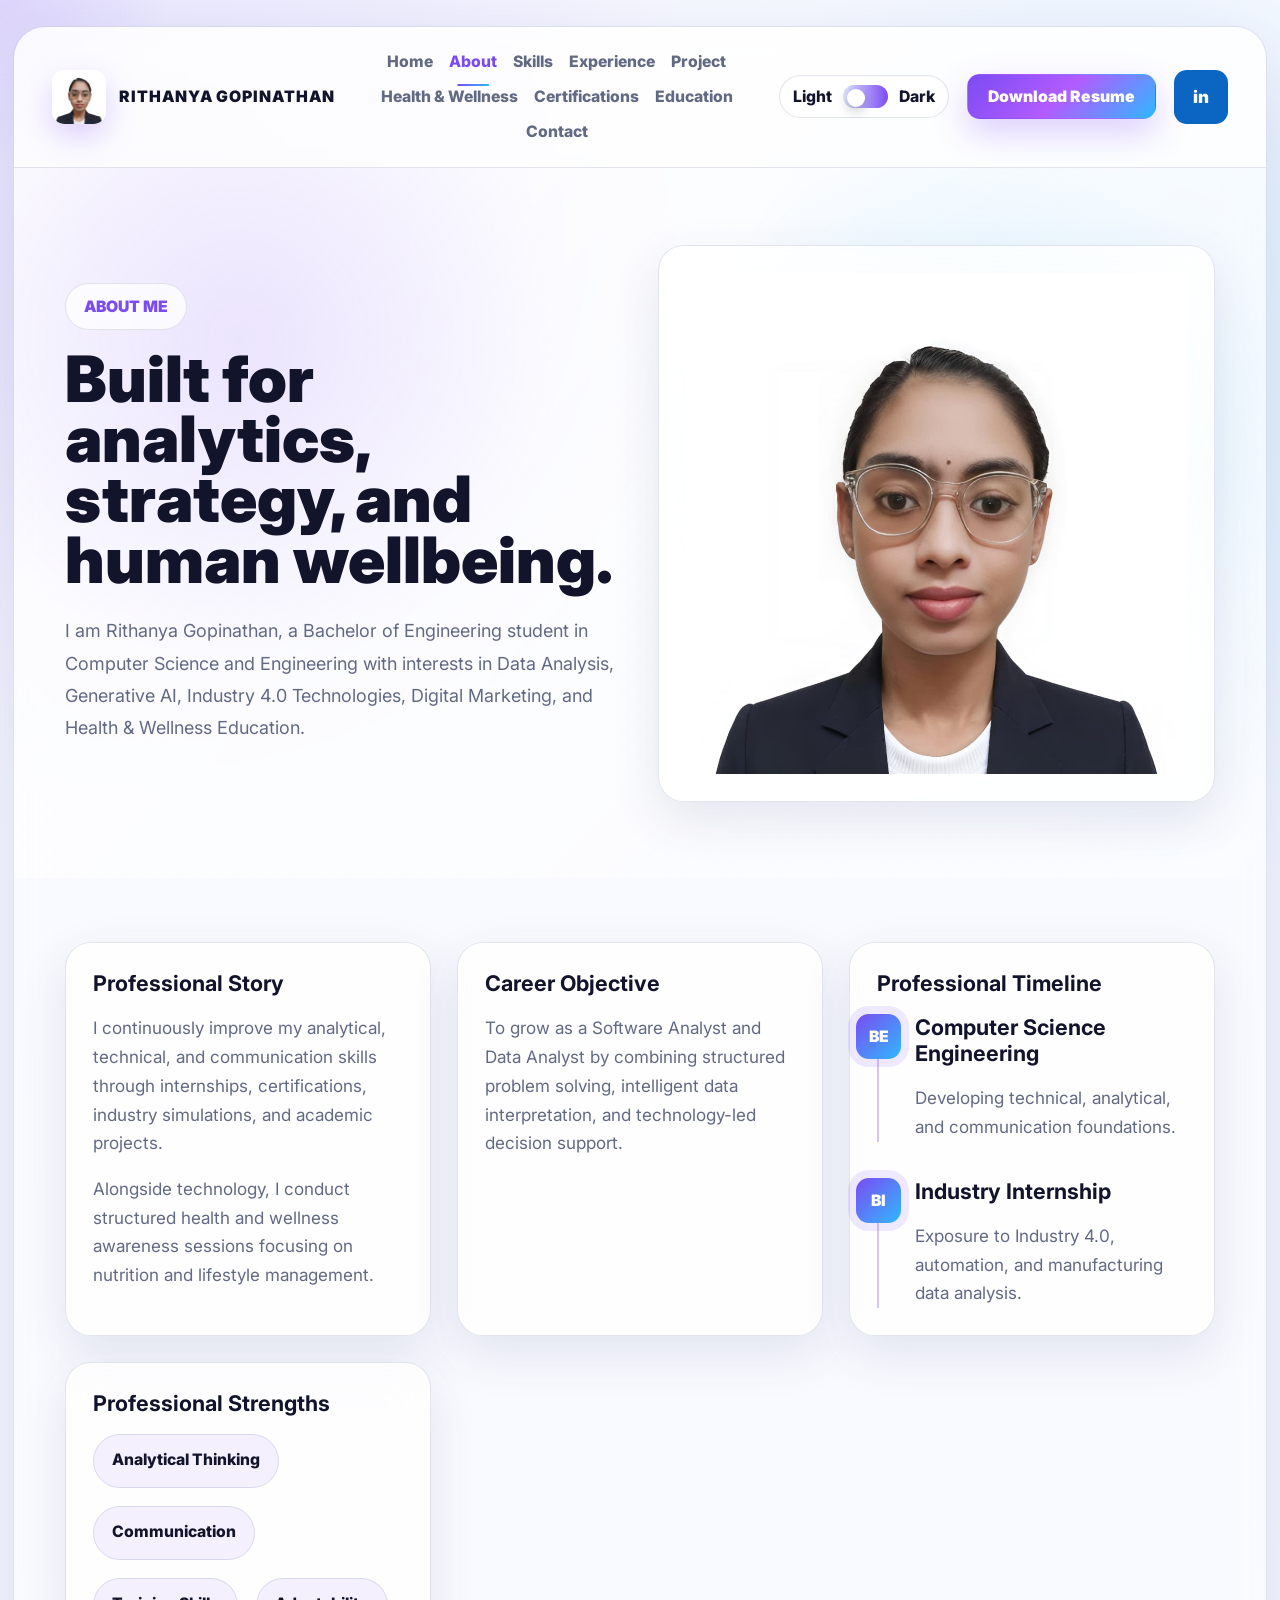
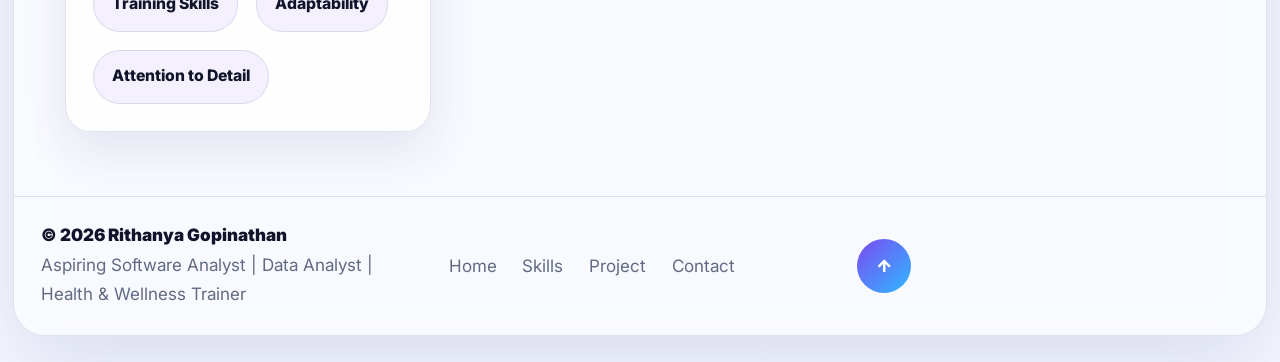
<file: about.html>
<!DOCTYPE html>
<html lang="en">
<head>
  <meta charset="UTF-8">
  <meta name="viewport" content="width=device-width, initial-scale=1.0">
  <title>About | Rithanya Gopinathan</title>
  <link rel="preconnect" href="https://fonts.googleapis.com">
  <link rel="preconnect" href="https://fonts.gstatic.com" crossorigin>
  <link href="https://fonts.googleapis.com/css2?family=Inter:wght@400;500;600;700;800;900&display=swap" rel="stylesheet">
  <link rel="stylesheet" href="styles.css">
</head>
<body>
  <div class="cursor-glow" aria-hidden="true"></div>
  <div class="site-shell">
    <header class="nav">
      <a class="brand" href="index.html"><span class="brand-photo"><img src="assets/profile.jpeg" alt=""></span><strong>Rithanya Gopinathan</strong></a>
      <button class="nav-toggle" type="button" aria-label="Open navigation menu" aria-expanded="false"><span></span></button>
      <nav class="nav-links" aria-label="Primary navigation">
        <a href="index.html">Home</a><a href="about.html" class="active">About</a><a href="skills.html">Skills</a><a href="experience.html">Experience</a><a href="project.html">Project</a><a href="wellness.html">Health & Wellness</a><a href="certifications.html">Certifications</a><a href="education.html">Education</a><a href="contact.html">Contact</a>
      </nav>
      <div class="nav-actions">
        <button class="theme-toggle" type="button" aria-label="Toggle color theme"><span>Light</span><i></i><span>Dark</span></button>
        <a class="btn primary small" href="assets/Rithanya_Gopinathan_Resume.pdf" download>Download Resume</a>
        <a class="icon-btn nav-linkedin" href="https://linkedin.com/in/rithanya-gopinathan-63b2693b5" target="_blank" rel="noreferrer">in</a>
      </div>
    </header>
    <main>
      <section class="page-hero">
        <div>
          <span class="eyebrow">About Me</span>
          <h1>Built for analytics, strategy, and human wellbeing.</h1>
          <p>I am Rithanya Gopinathan, a Bachelor of Engineering student in Computer Science and Engineering with interests in Data Analysis, Generative AI, Industry 4.0 Technologies, Digital Marketing, and Health & Wellness Education.</p>
        </div>
        <div class="profile-panel card tilt-card"><img src="assets/profile.jpeg" alt="Rithanya Gopinathan"></div>
      </section>
      <section class="section detail-grid">
        <article class="card tilt-card"><h2>Professional Story</h2><p>I continuously improve my analytical, technical, and communication skills through internships, certifications, industry simulations, and academic projects.</p><p>Alongside technology, I conduct structured health and wellness awareness sessions focusing on nutrition and lifestyle management.</p></article>
        <article class="card tilt-card"><h2>Career Objective</h2><p>To grow as a Software Analyst and Data Analyst by combining structured problem solving, intelligent data interpretation, and technology-led decision support.</p></article>
        <article class="card timeline tilt-card"><h2>Professional Timeline</h2><div class="timeline-item"><span class="timeline-icon">BE</span><h3>Computer Science Engineering</h3><p>Developing technical, analytical, and communication foundations.</p></div><div class="timeline-item"><span class="timeline-icon">BI</span><h3>Industry Internship</h3><p>Exposure to Industry 4.0, automation, and manufacturing data analysis.</p></div></article>
        <article class="card tilt-card"><h2>Professional Strengths</h2><ul class="pill-list"><li>Analytical Thinking</li><li>Communication</li><li>Training Skills</li><li>Adaptability</li><li>Attention to Detail</li></ul></article>
      </section>
    </main>
    <footer><div><p>© 2026 Rithanya Gopinathan</p><span>Aspiring Software Analyst | Data Analyst | Health & Wellness Trainer</span></div><nav><a href="index.html">Home</a><a href="skills.html">Skills</a><a href="project.html">Project</a><a href="contact.html">Contact</a></nav><a class="back-top" href="#">↑</a></footer>
  </div>
  <script src="script.js"></script>
</body>
</html>
</file>
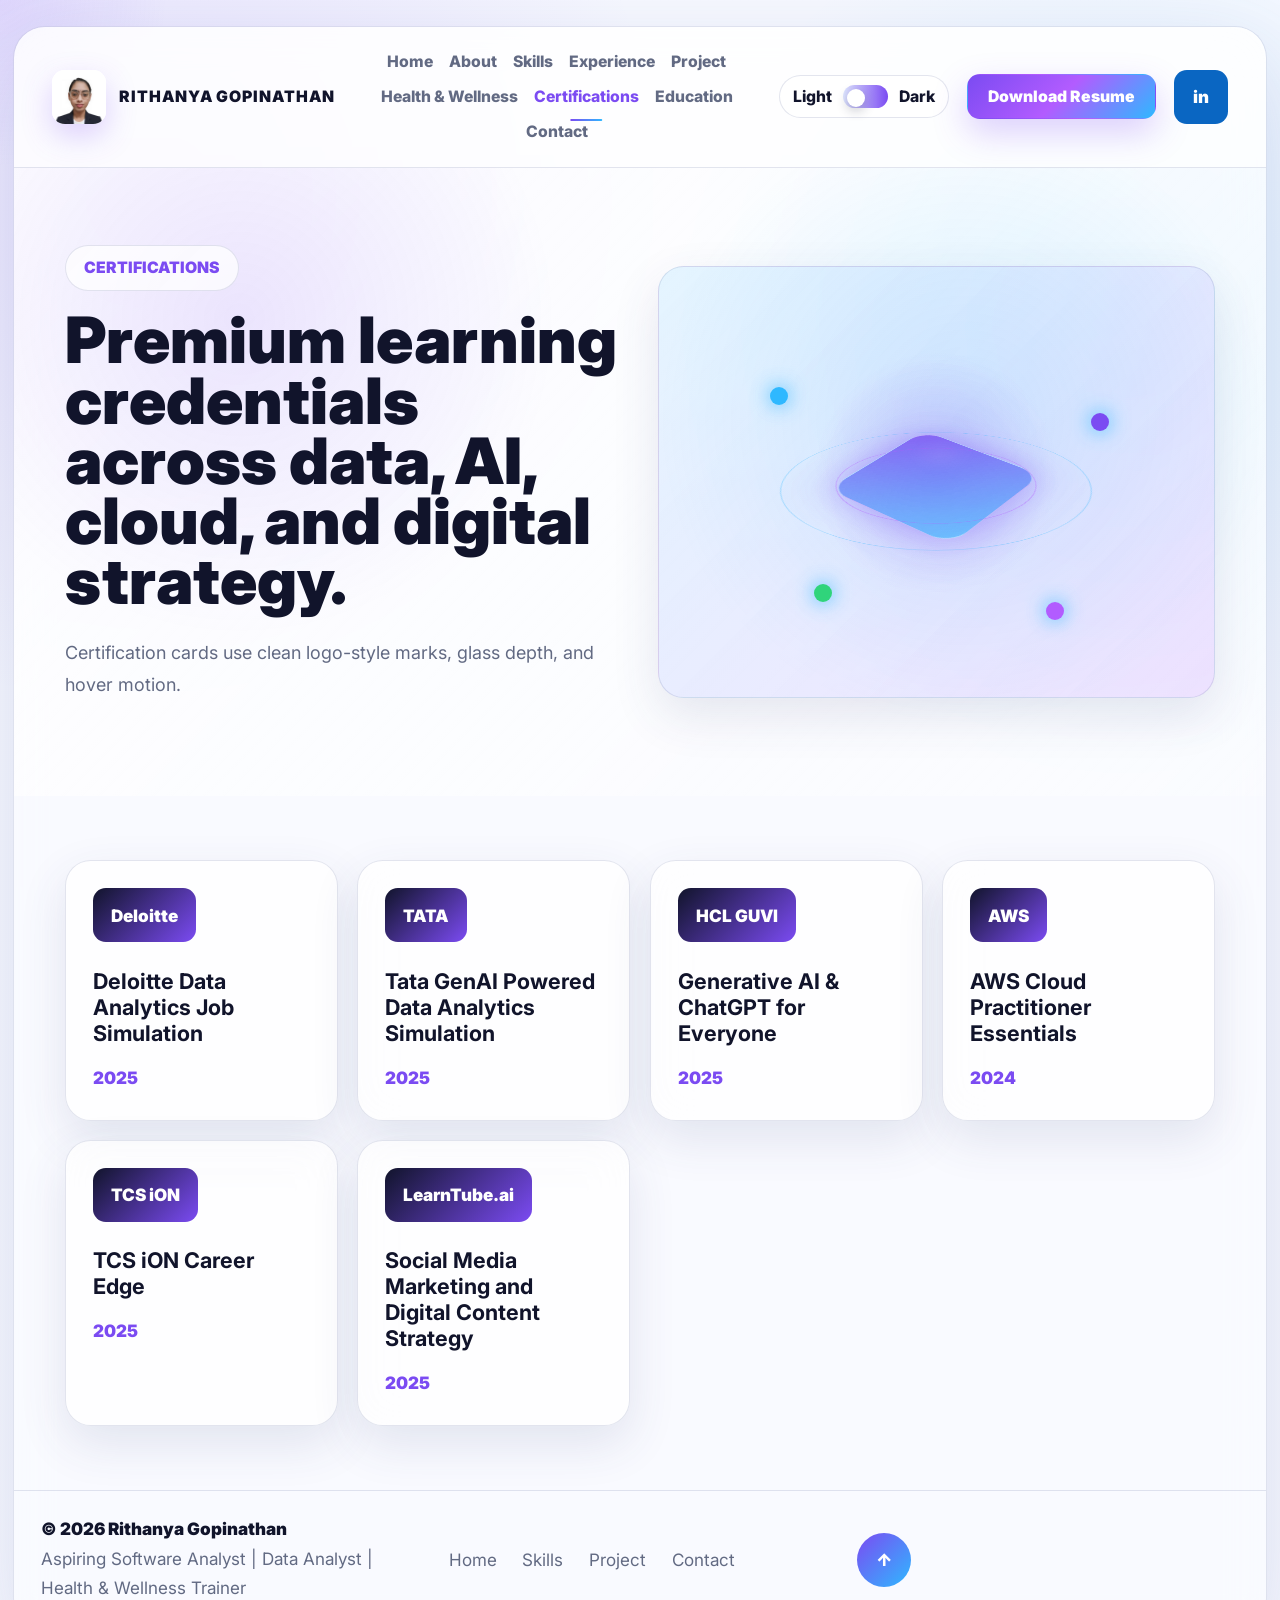
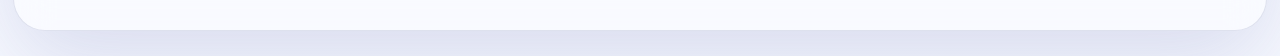
<file: certifications.html>
<!DOCTYPE html>
<html lang="en">
<head><meta charset="UTF-8"><meta name="viewport" content="width=device-width, initial-scale=1.0"><title>Certifications | Rithanya Gopinathan</title><link rel="preconnect" href="https://fonts.googleapis.com"><link rel="preconnect" href="https://fonts.gstatic.com" crossorigin><link href="https://fonts.googleapis.com/css2?family=Inter:wght@400;500;600;700;800;900&display=swap" rel="stylesheet"><link rel="stylesheet" href="styles.css"></head>
<body><div class="cursor-glow" aria-hidden="true"></div><div class="site-shell"><header class="nav"><a class="brand" href="index.html"><span class="brand-photo"><img src="assets/profile.jpeg" alt=""></span><strong>Rithanya Gopinathan</strong></a><button class="nav-toggle" type="button" aria-label="Open navigation menu" aria-expanded="false"><span></span></button><nav class="nav-links"><a href="index.html">Home</a><a href="about.html">About</a><a href="skills.html">Skills</a><a href="experience.html">Experience</a><a href="project.html">Project</a><a href="wellness.html">Health & Wellness</a><a href="certifications.html" class="active">Certifications</a><a href="education.html">Education</a><a href="contact.html">Contact</a></nav><div class="nav-actions"><button class="theme-toggle" type="button" aria-label="Toggle color theme"><span>Light</span><i></i><span>Dark</span></button><a class="btn primary small" href="assets/Rithanya_Gopinathan_Resume.pdf" download>Download Resume</a><a class="icon-btn nav-linkedin" href="https://linkedin.com/in/rithanya-gopinathan-63b2693b5" target="_blank" rel="noreferrer">in</a></div></header><main>
  <section class="page-hero"><div><span class="eyebrow">Certifications</span><h1>Premium learning credentials across data, AI, cloud, and digital strategy.</h1><p>Certification cards use clean logo-style marks, glass depth, and hover motion.</p></div><div class="model-viewport page-model tilt-card"><div class="model-core"></div><span></span><span></span><span></span><span></span></div></section>
  <section class="section"><div class="cert-grid"><article class="card cert-card tilt-card"><strong>Deloitte</strong><h3>Deloitte Data Analytics Job Simulation</h3><p>2025</p></article><article class="card cert-card tilt-card"><strong>TATA</strong><h3>Tata GenAI Powered Data Analytics Simulation</h3><p>2025</p></article><article class="card cert-card tilt-card"><strong>HCL GUVI</strong><h3>Generative AI & ChatGPT for Everyone</h3><p>2025</p></article><article class="card cert-card tilt-card"><strong>AWS</strong><h3>AWS Cloud Practitioner Essentials</h3><p>2024</p></article><article class="card cert-card tilt-card"><strong>TCS iON</strong><h3>TCS iON Career Edge</h3><p>2025</p></article><article class="card cert-card tilt-card"><strong>LearnTube.ai</strong><h3>Social Media Marketing and Digital Content Strategy</h3><p>2025</p></article></div></section>
</main><footer><div><p>© 2026 Rithanya Gopinathan</p><span>Aspiring Software Analyst | Data Analyst | Health & Wellness Trainer</span></div><nav><a href="index.html">Home</a><a href="skills.html">Skills</a><a href="project.html">Project</a><a href="contact.html">Contact</a></nav><a class="back-top" href="#">↑</a></footer></div><script src="script.js"></script></body></html>
</file>
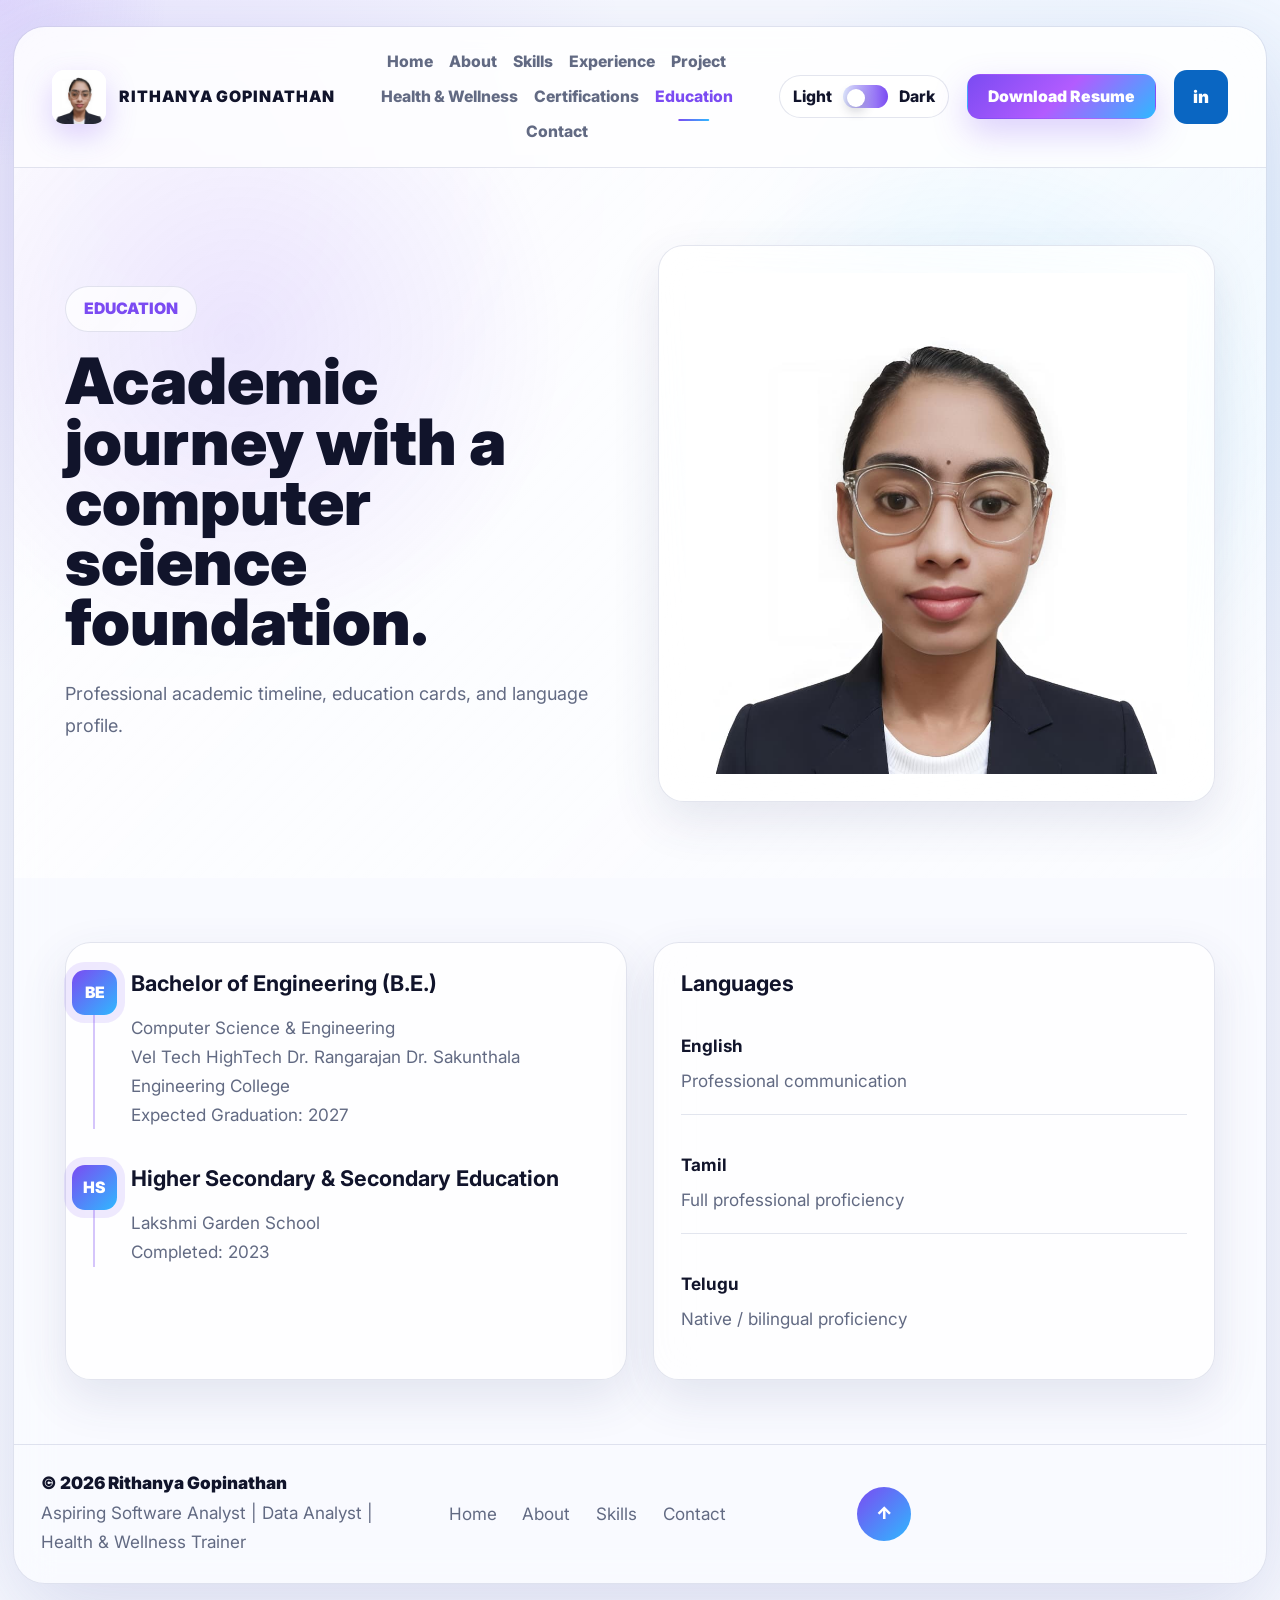
<file: education.html>
<!DOCTYPE html>
<html lang="en">
<head><meta charset="UTF-8"><meta name="viewport" content="width=device-width, initial-scale=1.0"><title>Education | Rithanya Gopinathan</title><link rel="preconnect" href="https://fonts.googleapis.com"><link rel="preconnect" href="https://fonts.gstatic.com" crossorigin><link href="https://fonts.googleapis.com/css2?family=Inter:wght@400;500;600;700;800;900&display=swap" rel="stylesheet"><link rel="stylesheet" href="styles.css"></head>
<body><div class="cursor-glow" aria-hidden="true"></div><div class="site-shell"><header class="nav"><a class="brand" href="index.html"><span class="brand-photo"><img src="assets/profile.jpeg" alt=""></span><strong>Rithanya Gopinathan</strong></a><button class="nav-toggle" type="button" aria-label="Open navigation menu" aria-expanded="false"><span></span></button><nav class="nav-links"><a href="index.html">Home</a><a href="about.html">About</a><a href="skills.html">Skills</a><a href="experience.html">Experience</a><a href="project.html">Project</a><a href="wellness.html">Health & Wellness</a><a href="certifications.html">Certifications</a><a href="education.html" class="active">Education</a><a href="contact.html">Contact</a></nav><div class="nav-actions"><button class="theme-toggle" type="button" aria-label="Toggle color theme"><span>Light</span><i></i><span>Dark</span></button><a class="btn primary small" href="assets/Rithanya_Gopinathan_Resume.pdf" download>Download Resume</a><a class="icon-btn nav-linkedin" href="https://linkedin.com/in/rithanya-gopinathan-63b2693b5" target="_blank" rel="noreferrer">in</a></div></header><main>
  <section class="page-hero"><div><span class="eyebrow">Education</span><h1>Academic journey with a computer science foundation.</h1><p>Professional academic timeline, education cards, and language profile.</p></div><div class="profile-panel card tilt-card"><img src="assets/profile.jpeg" alt="Rithanya Gopinathan"></div></section>
  <section class="section edu-grid"><article class="card timeline tilt-card"><div class="timeline-item"><span class="timeline-icon">BE</span><h3>Bachelor of Engineering (B.E.)</h3><p>Computer Science & Engineering<br>Vel Tech HighTech Dr. Rangarajan Dr. Sakunthala Engineering College<br>Expected Graduation: 2027</p></div><div class="timeline-item"><span class="timeline-icon">HS</span><h3>Higher Secondary & Secondary Education</h3><p>Lakshmi Garden School<br>Completed: 2023</p></div></article><article class="card language-card tilt-card"><h2>Languages</h2><ul><li><strong>English</strong><span>Professional communication</span></li><li><strong>Tamil</strong><span>Full professional proficiency</span></li><li><strong>Telugu</strong><span>Native / bilingual proficiency</span></li></ul></article></section>
</main><footer><div><p>© 2026 Rithanya Gopinathan</p><span>Aspiring Software Analyst | Data Analyst | Health & Wellness Trainer</span></div><nav><a href="index.html">Home</a><a href="about.html">About</a><a href="skills.html">Skills</a><a href="contact.html">Contact</a></nav><a class="back-top" href="#">↑</a></footer></div><script src="script.js"></script></body></html>
</file>
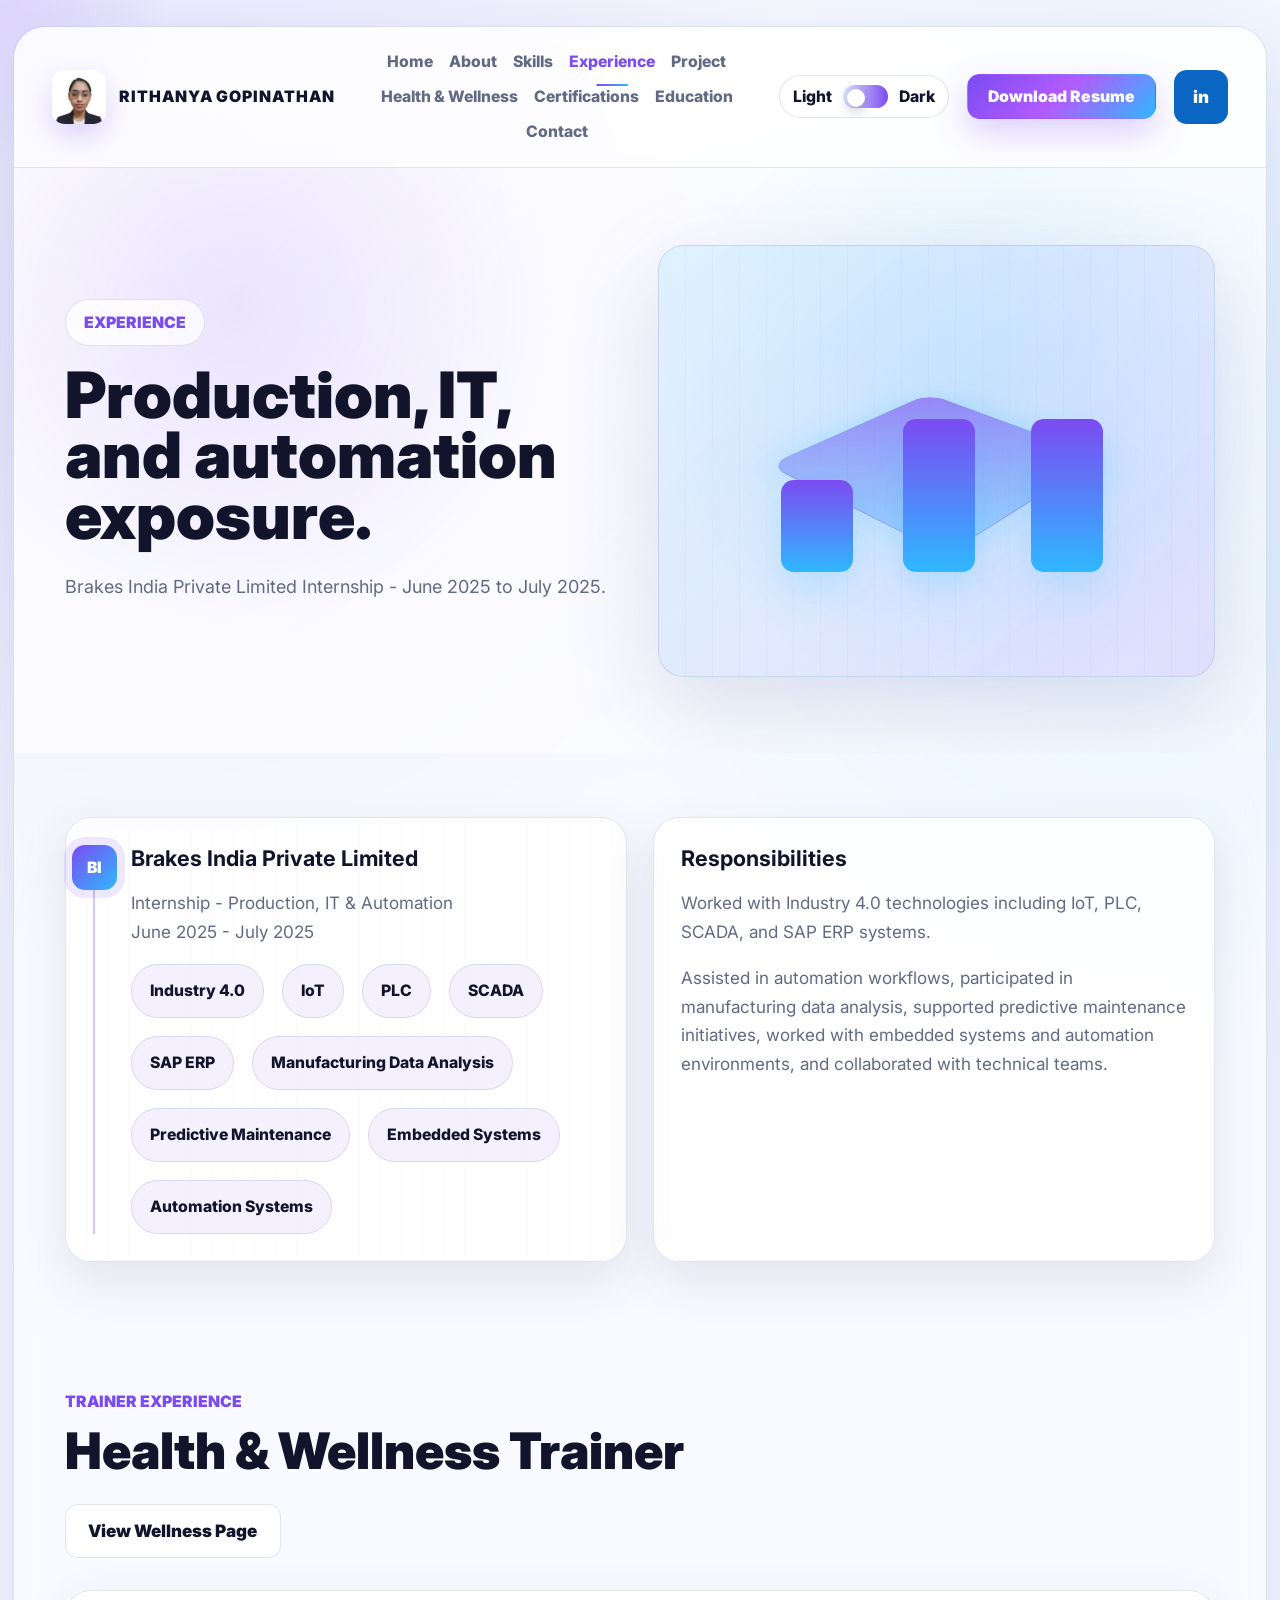
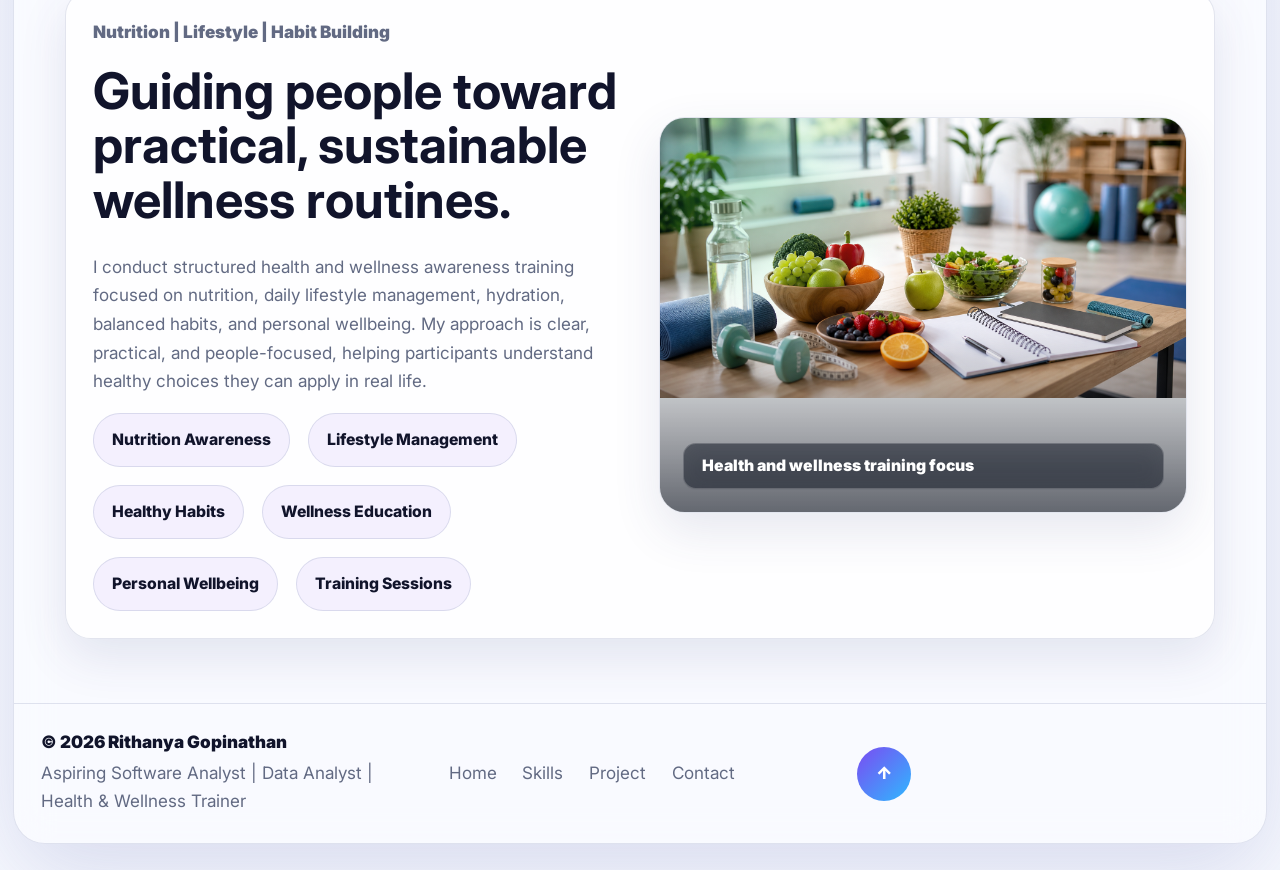
<file: experience.html>
<!DOCTYPE html>
<html lang="en">
<head><meta charset="UTF-8"><meta name="viewport" content="width=device-width, initial-scale=1.0"><title>Experience | Rithanya Gopinathan</title><link rel="preconnect" href="https://fonts.googleapis.com"><link rel="preconnect" href="https://fonts.gstatic.com" crossorigin><link href="https://fonts.googleapis.com/css2?family=Inter:wght@400;500;600;700;800;900&display=swap" rel="stylesheet"><link rel="stylesheet" href="styles.css"></head>
<body><div class="cursor-glow" aria-hidden="true"></div><div class="site-shell"><header class="nav"><a class="brand" href="index.html"><span class="brand-photo"><img src="assets/profile.jpeg" alt=""></span><strong>Rithanya Gopinathan</strong></a><button class="nav-toggle" type="button" aria-label="Open navigation menu" aria-expanded="false"><span></span></button><nav class="nav-links"><a href="index.html">Home</a><a href="about.html">About</a><a href="skills.html">Skills</a><a href="experience.html" class="active">Experience</a><a href="project.html">Project</a><a href="wellness.html">Health & Wellness</a><a href="certifications.html">Certifications</a><a href="education.html">Education</a><a href="contact.html">Contact</a></nav><div class="nav-actions"><button class="theme-toggle" type="button" aria-label="Toggle color theme"><span>Light</span><i></i><span>Dark</span></button><a class="btn primary small" href="assets/Rithanya_Gopinathan_Resume.pdf" download>Download Resume</a><a class="icon-btn nav-linkedin" href="https://linkedin.com/in/rithanya-gopinathan-63b2693b5" target="_blank" rel="noreferrer">in</a></div></header><main>
  <section class="page-hero"><div><span class="eyebrow">Experience</span><h1>Production, IT, and automation exposure.</h1><p>Brakes India Private Limited Internship - June 2025 to July 2025.</p></div><div class="industrial-model tilt-card"><i></i><i></i><i></i></div></section>
  <section class="section detail-grid"><article class="card timeline industrial-card tilt-card"><div class="timeline-item"><span class="timeline-icon">BI</span><h3>Brakes India Private Limited</h3><p>Internship - Production, IT & Automation<br>June 2025 - July 2025</p><ul class="pill-list"><li>Industry 4.0</li><li>IoT</li><li>PLC</li><li>SCADA</li><li>SAP ERP</li><li>Manufacturing Data Analysis</li><li>Predictive Maintenance</li><li>Embedded Systems</li><li>Automation Systems</li></ul></div></article><article class="card tilt-card"><h2>Responsibilities</h2><p>Worked with Industry 4.0 technologies including IoT, PLC, SCADA, and SAP ERP systems.</p><p>Assisted in automation workflows, participated in manufacturing data analysis, supported predictive maintenance initiatives, worked with embedded systems and automation environments, and collaborated with technical teams.</p></article></section>
  <section class="section experience-wellness-section"><div class="section-title"><span>Trainer Experience</span><h2>Health & Wellness Trainer</h2><a class="btn secondary" href="wellness.html">View Wellness Page</a></div><article class="card wellness-experience-card tilt-card"><div class="wellness-experience-copy"><p class="role-chip">Nutrition | Lifestyle | Habit Building</p><h3>Guiding people toward practical, sustainable wellness routines.</h3><p>I conduct structured health and wellness awareness training focused on nutrition, daily lifestyle management, hydration, balanced habits, and personal wellbeing. My approach is clear, practical, and people-focused, helping participants understand healthy choices they can apply in real life.</p><ul class="pill-list"><li>Nutrition Awareness</li><li>Lifestyle Management</li><li>Healthy Habits</li><li>Wellness Education</li><li>Personal Wellbeing</li><li>Training Sessions</li></ul></div><figure class="wellness-photo"><img src="assets/wellness-training.png" alt="Health and wellness training setup with nutrition planning and wellness materials"><figcaption>Health and wellness training focus</figcaption></figure></article></section>
</main><footer><div><p>© 2026 Rithanya Gopinathan</p><span>Aspiring Software Analyst | Data Analyst | Health & Wellness Trainer</span></div><nav><a href="index.html">Home</a><a href="skills.html">Skills</a><a href="project.html">Project</a><a href="contact.html">Contact</a></nav><a class="back-top" href="#">↑</a></footer></div><script src="script.js"></script></body></html>
</file>
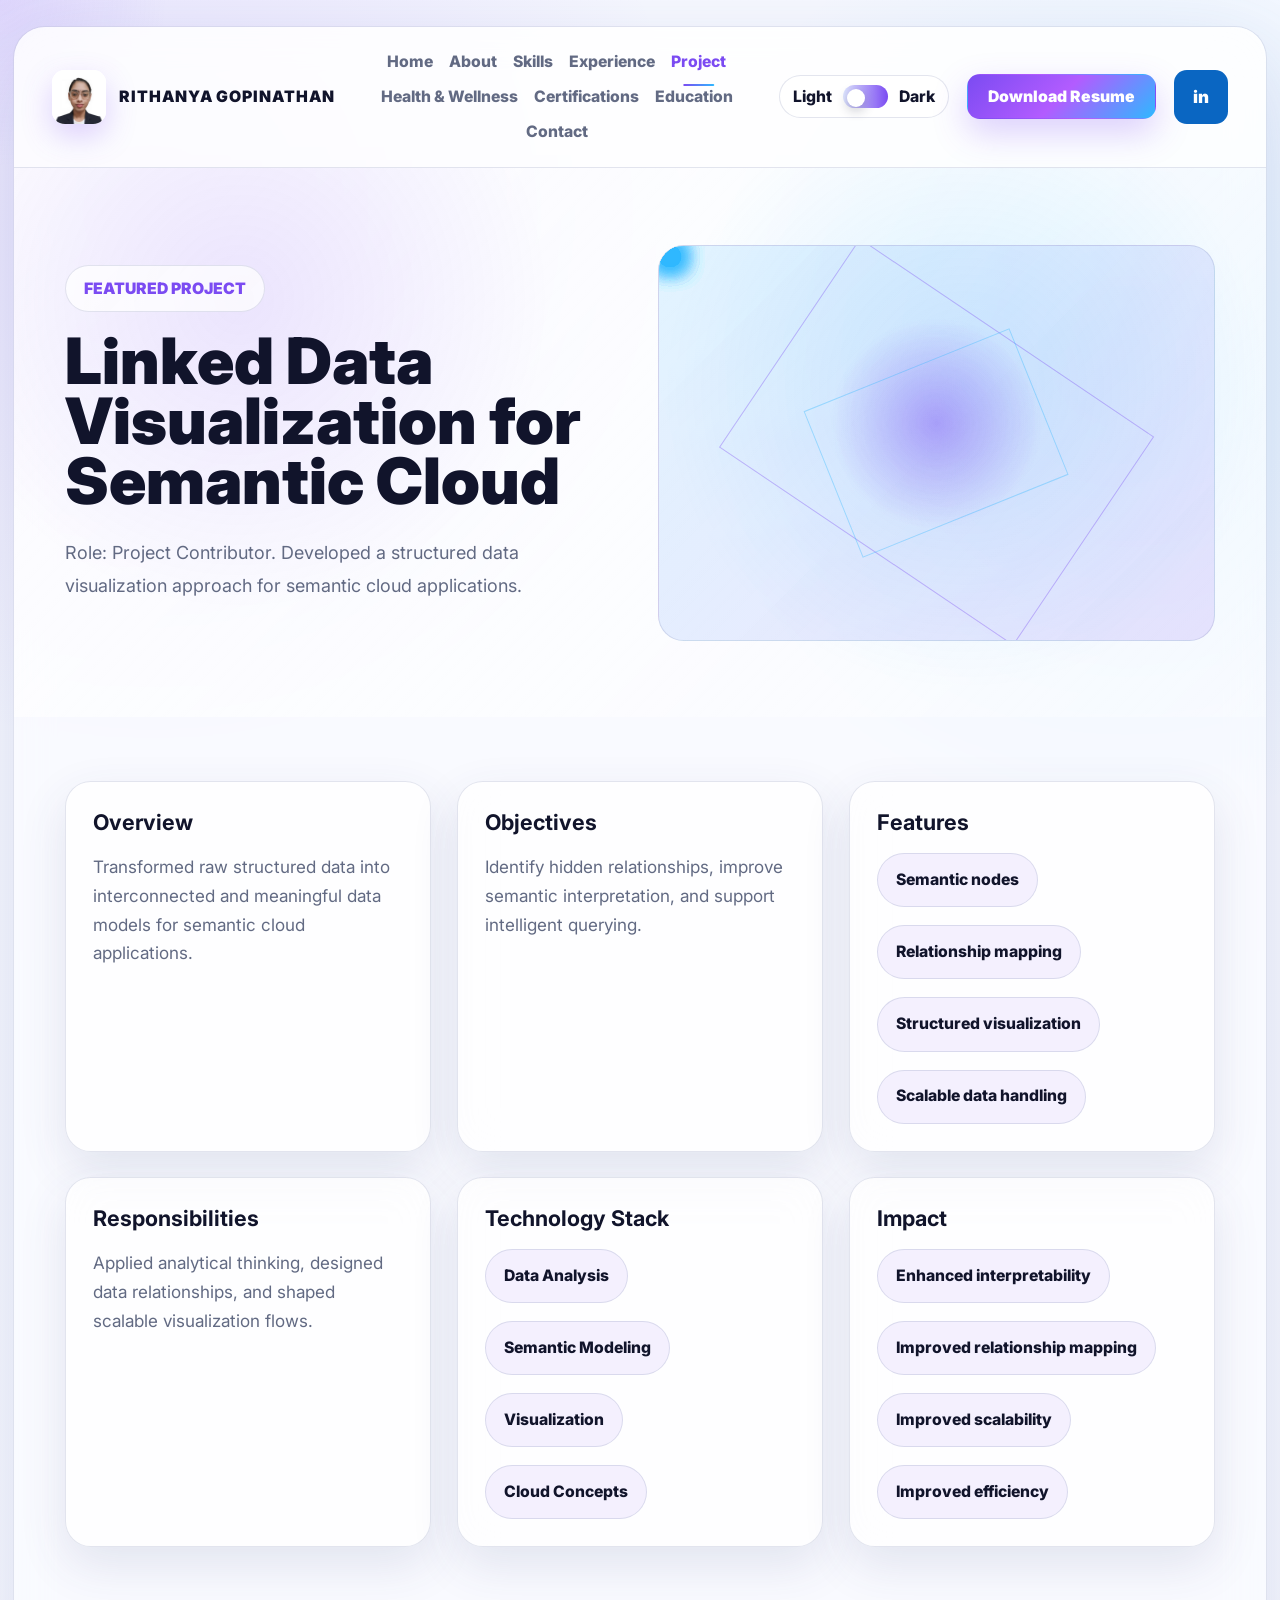
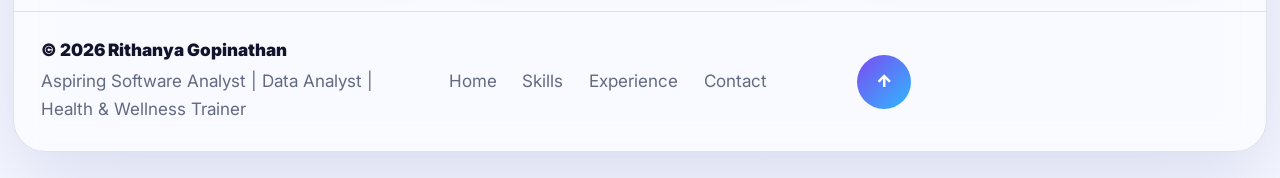
<file: project.html>
<!DOCTYPE html>
<html lang="en">
<head><meta charset="UTF-8"><meta name="viewport" content="width=device-width, initial-scale=1.0"><title>Project | Rithanya Gopinathan</title><link rel="preconnect" href="https://fonts.googleapis.com"><link rel="preconnect" href="https://fonts.gstatic.com" crossorigin><link href="https://fonts.googleapis.com/css2?family=Inter:wght@400;500;600;700;800;900&display=swap" rel="stylesheet"><link rel="stylesheet" href="styles.css"></head>
<body><div class="cursor-glow" aria-hidden="true"></div><div class="site-shell"><header class="nav"><a class="brand" href="index.html"><span class="brand-photo"><img src="assets/profile.jpeg" alt=""></span><strong>Rithanya Gopinathan</strong></a><button class="nav-toggle" type="button" aria-label="Open navigation menu" aria-expanded="false"><span></span></button><nav class="nav-links"><a href="index.html">Home</a><a href="about.html">About</a><a href="skills.html">Skills</a><a href="experience.html">Experience</a><a href="project.html" class="active">Project</a><a href="wellness.html">Health & Wellness</a><a href="certifications.html">Certifications</a><a href="education.html">Education</a><a href="contact.html">Contact</a></nav><div class="nav-actions"><button class="theme-toggle" type="button" aria-label="Toggle color theme"><span>Light</span><i></i><span>Dark</span></button><a class="btn primary small" href="assets/Rithanya_Gopinathan_Resume.pdf" download>Download Resume</a><a class="icon-btn nav-linkedin" href="https://linkedin.com/in/rithanya-gopinathan-63b2693b5" target="_blank" rel="noreferrer">in</a></div></header><main>
  <section class="page-hero"><div><span class="eyebrow">Featured Project</span><h1>Linked Data Visualization for Semantic Cloud</h1><p>Role: Project Contributor. Developed a structured data visualization approach for semantic cloud applications.</p></div><div class="semantic-visual page-semantic" aria-hidden="true"><i></i><i></i><i></i><i></i><i></i><i></i><i></i></div></section>
  <section class="section project-detail-grid"><article class="card tilt-card"><h2>Overview</h2><p>Transformed raw structured data into interconnected and meaningful data models for semantic cloud applications.</p></article><article class="card tilt-card"><h2>Objectives</h2><p>Identify hidden relationships, improve semantic interpretation, and support intelligent querying.</p></article><article class="card tilt-card"><h2>Features</h2><ul class="pill-list"><li>Semantic nodes</li><li>Relationship mapping</li><li>Structured visualization</li><li>Scalable data handling</li></ul></article><article class="card tilt-card"><h2>Responsibilities</h2><p>Applied analytical thinking, designed data relationships, and shaped scalable visualization flows.</p></article><article class="card tilt-card"><h2>Technology Stack</h2><ul class="pill-list"><li>Data Analysis</li><li>Semantic Modeling</li><li>Visualization</li><li>Cloud Concepts</li></ul></article><article class="card tilt-card"><h2>Impact</h2><ul class="pill-list"><li>Enhanced interpretability</li><li>Improved relationship mapping</li><li>Improved scalability</li><li>Improved efficiency</li></ul></article></section>
</main><footer><div><p>© 2026 Rithanya Gopinathan</p><span>Aspiring Software Analyst | Data Analyst | Health & Wellness Trainer</span></div><nav><a href="index.html">Home</a><a href="skills.html">Skills</a><a href="experience.html">Experience</a><a href="contact.html">Contact</a></nav><a class="back-top" href="#">↑</a></footer></div><script src="script.js"></script></body></html>
</file>
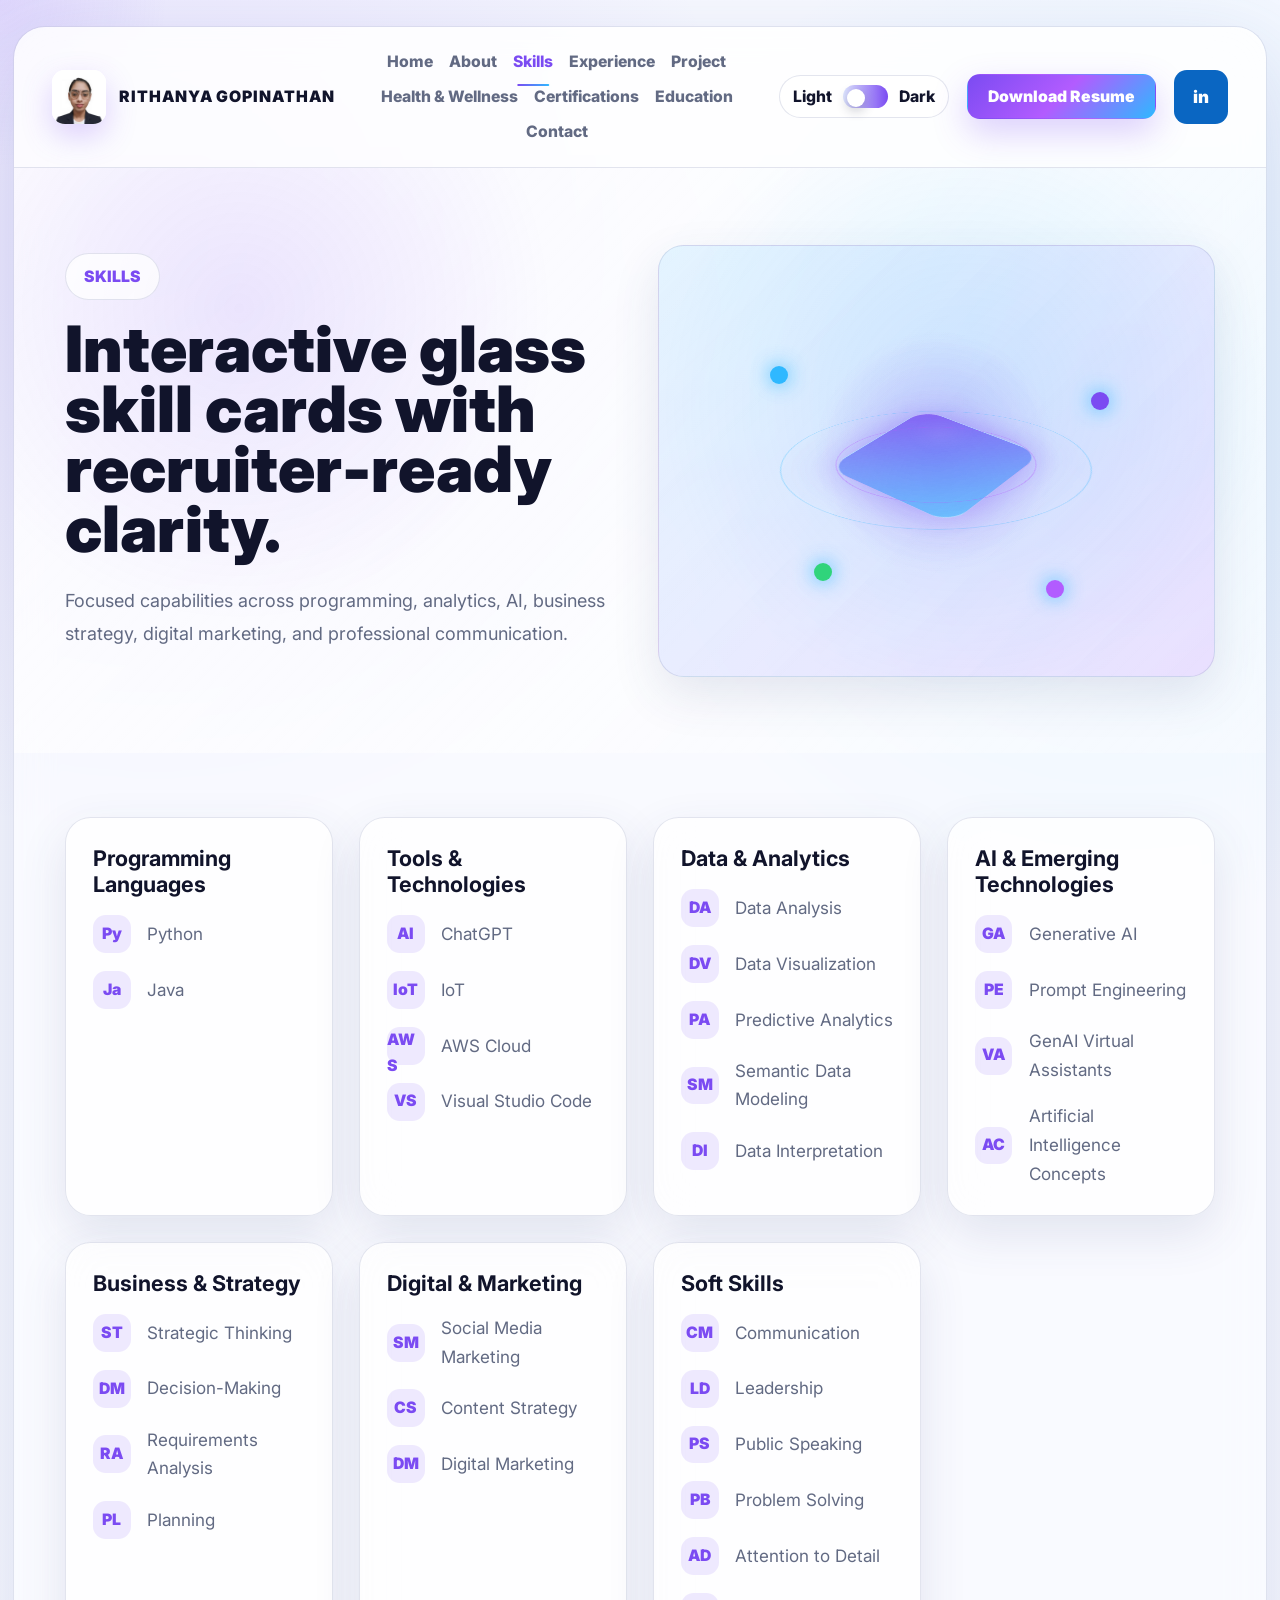
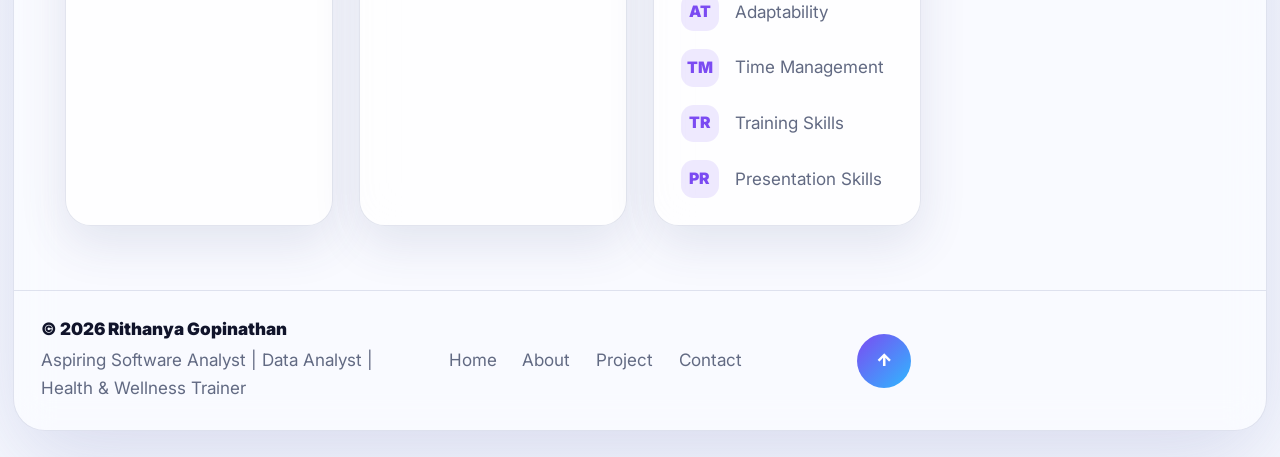
<file: skills.html>
<!DOCTYPE html>
<html lang="en">
<head>
  <meta charset="UTF-8">
  <meta name="viewport" content="width=device-width, initial-scale=1.0">
  <title>Skills | Rithanya Gopinathan</title>
  <link rel="preconnect" href="https://fonts.googleapis.com">
  <link rel="preconnect" href="https://fonts.gstatic.com" crossorigin>
  <link href="https://fonts.googleapis.com/css2?family=Inter:wght@400;500;600;700;800;900&display=swap" rel="stylesheet">
  <link rel="stylesheet" href="styles.css">
</head>
<body>
  <div class="cursor-glow" aria-hidden="true"></div>
  <div class="site-shell">
    <header class="nav"><a class="brand" href="index.html"><span class="brand-photo"><img src="assets/profile.jpeg" alt=""></span><strong>Rithanya Gopinathan</strong></a><button class="nav-toggle" type="button" aria-label="Open navigation menu" aria-expanded="false"><span></span></button><nav class="nav-links"><a href="index.html">Home</a><a href="about.html">About</a><a href="skills.html" class="active">Skills</a><a href="experience.html">Experience</a><a href="project.html">Project</a><a href="wellness.html">Health & Wellness</a><a href="certifications.html">Certifications</a><a href="education.html">Education</a><a href="contact.html">Contact</a></nav><div class="nav-actions"><button class="theme-toggle" type="button" aria-label="Toggle color theme"><span>Light</span><i></i><span>Dark</span></button><a class="btn primary small" href="assets/Rithanya_Gopinathan_Resume.pdf" download>Download Resume</a><a class="icon-btn nav-linkedin" href="https://linkedin.com/in/rithanya-gopinathan-63b2693b5" target="_blank" rel="noreferrer">in</a></div></header>
    <main>
      <section class="page-hero"><div><span class="eyebrow">Skills</span><h1>Interactive glass skill cards with recruiter-ready clarity.</h1><p>Focused capabilities across programming, analytics, AI, business strategy, digital marketing, and professional communication.</p></div><div class="model-viewport page-model tilt-card"><div class="model-core"></div><span></span><span></span><span></span><span></span></div></section>
      <section class="section"><div class="skill-grid">
        <article class="card skill-card tilt-card"><h3>Programming Languages</h3><ul><li><span>Py</span>Python</li><li><span>Ja</span>Java</li></ul></article>
        <article class="card skill-card tilt-card"><h3>Tools & Technologies</h3><ul><li><span>AI</span>ChatGPT</li><li><span>IoT</span>IoT</li><li><span>AWS</span>AWS Cloud</li><li><span>VS</span>Visual Studio Code</li></ul></article>
        <article class="card skill-card tilt-card"><h3>Data & Analytics</h3><ul><li><span>DA</span>Data Analysis</li><li><span>DV</span>Data Visualization</li><li><span>PA</span>Predictive Analytics</li><li><span>SM</span>Semantic Data Modeling</li><li><span>DI</span>Data Interpretation</li></ul></article>
        <article class="card skill-card tilt-card"><h3>AI & Emerging Technologies</h3><ul><li><span>GA</span>Generative AI</li><li><span>PE</span>Prompt Engineering</li><li><span>VA</span>GenAI Virtual Assistants</li><li><span>AC</span>Artificial Intelligence Concepts</li></ul></article>
        <article class="card skill-card tilt-card"><h3>Business & Strategy</h3><ul><li><span>ST</span>Strategic Thinking</li><li><span>DM</span>Decision-Making</li><li><span>RA</span>Requirements Analysis</li><li><span>PL</span>Planning</li></ul></article>
        <article class="card skill-card tilt-card"><h3>Digital & Marketing</h3><ul><li><span>SM</span>Social Media Marketing</li><li><span>CS</span>Content Strategy</li><li><span>DM</span>Digital Marketing</li></ul></article>
        <article class="card skill-card soft-skills tilt-card"><h3>Soft Skills</h3><ul><li><span>CM</span>Communication</li><li><span>LD</span>Leadership</li><li><span>PS</span>Public Speaking</li><li><span>PB</span>Problem Solving</li><li><span>AD</span>Attention to Detail</li><li><span>AT</span>Adaptability</li><li><span>TM</span>Time Management</li><li><span>TR</span>Training Skills</li><li><span>PR</span>Presentation Skills</li></ul></article>
      </div></section>
    </main>
    <footer><div><p>© 2026 Rithanya Gopinathan</p><span>Aspiring Software Analyst | Data Analyst | Health & Wellness Trainer</span></div><nav><a href="index.html">Home</a><a href="about.html">About</a><a href="project.html">Project</a><a href="contact.html">Contact</a></nav><a class="back-top" href="#">↑</a></footer>
  </div>
  <script src="script.js"></script>
</body>
</html>
</file>
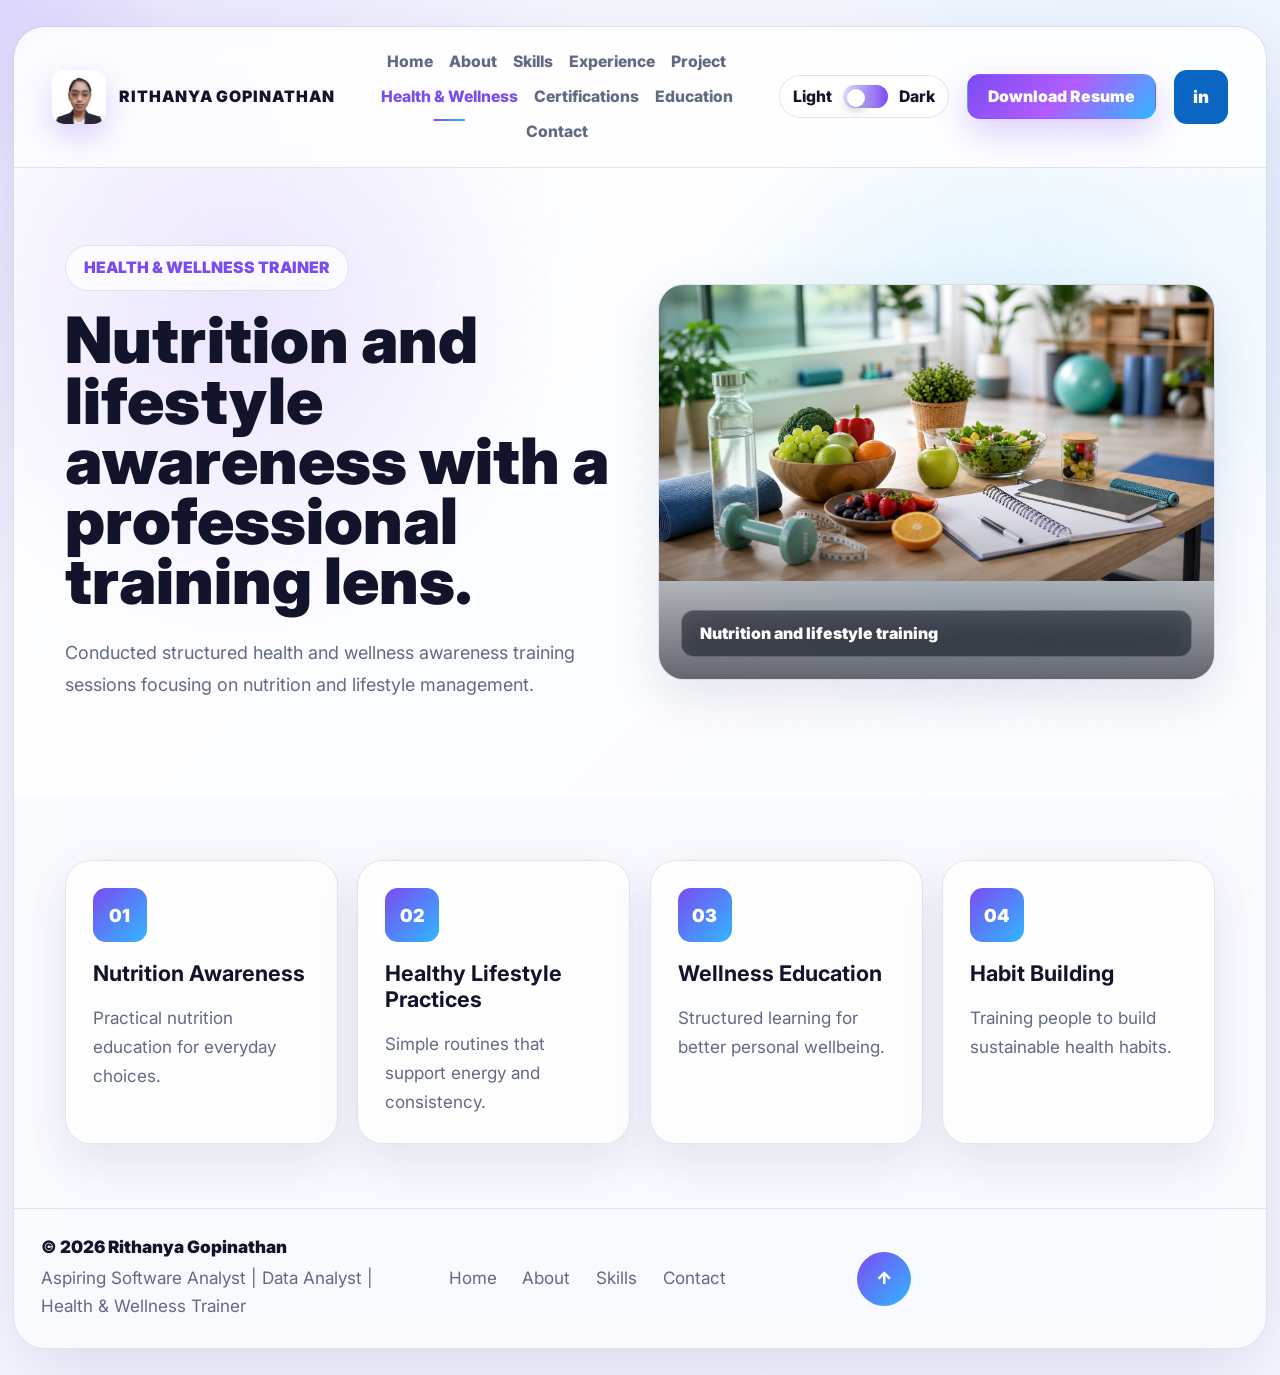
<file: wellness.html>
<!DOCTYPE html>
<html lang="en">
<head><meta charset="UTF-8"><meta name="viewport" content="width=device-width, initial-scale=1.0"><title>Health & Wellness | Rithanya Gopinathan</title><link rel="preconnect" href="https://fonts.googleapis.com"><link rel="preconnect" href="https://fonts.gstatic.com" crossorigin><link href="https://fonts.googleapis.com/css2?family=Inter:wght@400;500;600;700;800;900&display=swap" rel="stylesheet"><link rel="stylesheet" href="styles.css"></head>
<body><div class="cursor-glow" aria-hidden="true"></div><div class="site-shell"><header class="nav"><a class="brand" href="index.html"><span class="brand-photo"><img src="assets/profile.jpeg" alt=""></span><strong>Rithanya Gopinathan</strong></a><button class="nav-toggle" type="button" aria-label="Open navigation menu" aria-expanded="false"><span></span></button><nav class="nav-links"><a href="index.html">Home</a><a href="about.html">About</a><a href="skills.html">Skills</a><a href="experience.html">Experience</a><a href="project.html">Project</a><a href="wellness.html" class="active">Health & Wellness</a><a href="certifications.html">Certifications</a><a href="education.html">Education</a><a href="contact.html">Contact</a></nav><div class="nav-actions"><button class="theme-toggle" type="button" aria-label="Toggle color theme"><span>Light</span><i></i><span>Dark</span></button><a class="btn primary small" href="assets/Rithanya_Gopinathan_Resume.pdf" download>Download Resume</a><a class="icon-btn nav-linkedin" href="https://linkedin.com/in/rithanya-gopinathan-63b2693b5" target="_blank" rel="noreferrer">in</a></div></header><main>
  <section class="page-hero"><div><span class="eyebrow">Health & Wellness Trainer</span><h1>Nutrition and lifestyle awareness with a professional training lens.</h1><p>Conducted structured health and wellness awareness training sessions focusing on nutrition and lifestyle management.</p></div><figure class="wellness-photo page-wellness"><img src="assets/wellness-training.png" alt="Health and wellness training setup with nutrition and lifestyle materials"><figcaption>Nutrition and lifestyle training</figcaption></figure></section>
  <section class="section"><div class="feature-grid"><article class="card tilt-card"><span>01</span><h3>Nutrition Awareness</h3><p>Practical nutrition education for everyday choices.</p></article><article class="card tilt-card"><span>02</span><h3>Healthy Lifestyle Practices</h3><p>Simple routines that support energy and consistency.</p></article><article class="card tilt-card"><span>03</span><h3>Wellness Education</h3><p>Structured learning for better personal wellbeing.</p></article><article class="card tilt-card"><span>04</span><h3>Habit Building</h3><p>Training people to build sustainable health habits.</p></article></div></section>
</main><footer><div><p>© 2026 Rithanya Gopinathan</p><span>Aspiring Software Analyst | Data Analyst | Health & Wellness Trainer</span></div><nav><a href="index.html">Home</a><a href="about.html">About</a><a href="skills.html">Skills</a><a href="contact.html">Contact</a></nav><a class="back-top" href="#">↑</a></footer></div><script src="script.js"></script></body></html>
</file>
<file: styles.css>
:root {
  --bg: #f7f9ff;
  --surface: rgba(255, 255, 255, 0.74);
  --surface-strong: rgba(255, 255, 255, 0.92);
  --text: #11142b;
  --muted: #626a83;
  --line: rgba(83, 96, 148, 0.16);
  --primary: #7b4bf2;
  --violet: #b25cff;
  --blue: #2fb8ff;
  --green: #30d47b;
  --shadow: 0 30px 90px rgba(72, 84, 160, 0.18);
  --card-shadow: 0 18px 48px rgba(55, 64, 120, 0.12);

  /* Fluid Responsive Variables */
  --spacing-xs: clamp(0.5rem, 1vw, 1rem);
  --spacing-sm: clamp(1rem, 2vw, 1.5rem);
  --spacing-md: clamp(1.5rem, 3vw, 2.5rem);
  --spacing-lg: clamp(2rem, 4vw, 3.5rem);
  --spacing-xl: clamp(2.5rem, 5vw, 4.5rem);
  --spacing-xxl: clamp(3rem, 6vw, 6rem);

  /* Fluid Font Sizes */
  --font-xs: clamp(0.7rem, 1.5vw, 0.875rem);
  --font-sm: clamp(0.8rem, 1.8vw, 0.95rem);
  --font-base: clamp(0.9rem, 2vw, 1rem);
  --font-lg: clamp(1rem, 2.25vw, 1.2rem);
  --font-xl: clamp(1.2rem, 2.5vw, 1.5rem);
  --font-2xl: clamp(1.5rem, 3vw, 2rem);
  --font-3xl: clamp(2rem, 4vw, 2.8rem);
  --font-4xl: clamp(2.5rem, 5vw, 3.8rem);
  --font-5xl: clamp(3.5rem, 7vw, 5.5rem);

  /* Border Radius */
  --radius-sm: clamp(0.5rem, 1vw, 0.75rem);
  --radius-md: clamp(0.75rem, 1.5vw, 1.25rem);
  --radius-lg: clamp(1rem, 2vw, 1.5rem);
  --radius-xl: clamp(1.5rem, 2.5vw, 2rem);
  --shell-gutter: clamp(0rem, 2vw, 1.5rem);
  --content-max: 160rem;
  --grid-min-sm: min(100%, 12rem);
  --grid-min-md: min(100%, 15rem);
  --grid-min-lg: min(100%, 20rem);

  color-scheme: light;
}

body.dark {
  --bg: #050b18;
  --surface: rgba(11, 22, 42, 0.72);
  --surface-strong: rgba(13, 27, 52, 0.9);
  --text: #f7f8ff;
  --muted: #aab6d7;
  --line: rgba(151, 135, 255, 0.23);
  --primary: #9a6bff;
  --violet: #f05cff;
  --blue: #46d7ff;
  --green: #3ded98;
  --shadow: 0 30px 100px rgba(0, 0, 0, 0.48);
  --card-shadow: 0 22px 70px rgba(0, 0, 0, 0.38);
  color-scheme: dark;
}

* {
  box-sizing: border-box;
}

html {
  scroll-behavior: smooth;
  font-size: clamp(0.9375rem, 0.35vw + 0.85rem, 1.125rem);
}

body {
  margin: 0;
  min-height: 100vh;
  overflow-x: hidden;
  background:
    radial-gradient(circle at 12% 12%, rgba(123, 75, 242, 0.13), transparent 28%),
    radial-gradient(circle at 88% 20%, rgba(47, 184, 255, 0.12), transparent 26%),
    linear-gradient(180deg, var(--bg), color-mix(in srgb, var(--bg), #ffffff 8%));
  color: var(--text);
  font-family: Inter, Arial, sans-serif;
  letter-spacing: 0;
  transition: background .25s ease, color .25s ease;
}

img,
svg,
video,
canvas {
  max-width: 100%;
}

img {
  height: auto;
}

a,
button,
input,
textarea,
h1,
h2,
h3,
p,
li,
span,
strong {
  overflow-wrap: anywhere;
}

body.dark {
  background:
    radial-gradient(circle at 15% 8%, rgba(154, 107, 255, 0.2), transparent 30%),
    radial-gradient(circle at 84% 18%, rgba(70, 215, 255, 0.14), transparent 28%),
    linear-gradient(180deg, #050b18, #071426 46%, #050b18);
}

body.loading {
  overflow: hidden;
}

a {
  color: inherit;
  text-decoration: none;
}

button,
input,
textarea {
  font: inherit;
}

.cursor-glow {
  position: fixed;
  left: 0;
  top: 0;
  z-index: 0;
  width: clamp(12rem, 28vw, 22.5rem);
  height: clamp(12rem, 28vw, 22.5rem);
  pointer-events: none;
  border-radius: 50%;
  background: radial-gradient(circle, rgba(123, 75, 242, .14), transparent 66%);
  transform: translate(-50%, -50%);
  transition: opacity .2s ease;
}

.loader {
  position: fixed;
  inset: 0;
  z-index: 100;
  display: grid;
  place-items: center;
  background:
    radial-gradient(circle at 50% 40%, rgba(123, 75, 242, .24), transparent 28%),
    var(--bg);
  transition: opacity .5s ease, visibility .5s ease;
}

body.loaded .loader {
  visibility: hidden;
  opacity: 0;
}

.loader-mark {
  display: grid;
  width: clamp(5rem, 14vw, 7.25rem);
  height: clamp(5rem, 14vw, 7.25rem);
  place-items: center;
  color: #fff;
  border-radius: var(--radius-lg);
  background: linear-gradient(135deg, var(--primary), var(--blue));
  box-shadow: 0 0 56px rgba(123, 75, 242, .36);
  font-size: clamp(1.8rem, 5vw, 2.4rem);
  font-weight: 900;
  animation: loaderPulse 1.45s ease-in-out infinite alternate;
}

.loader p {
  position: absolute;
  top: calc(50% + clamp(4.75rem, 10vw, 5.75rem));
  margin: 0;
  color: var(--muted);
  font-size: .82rem;
  font-weight: 900;
  letter-spacing: .18em;
}

.loader-particles i {
  position: absolute;
  left: 50%;
  top: 50%;
  width: clamp(0.35rem, 1vw, 0.5rem);
  height: clamp(0.35rem, 1vw, 0.5rem);
  border-radius: 50%;
  background: var(--blue);
  box-shadow: 0 0 20px var(--blue);
  animation: particleOrbit 1.8s linear infinite;
}

.loader-particles i:nth-child(2) { animation-delay: -.3s; }
.loader-particles i:nth-child(3) { animation-delay: -.6s; }
.loader-particles i:nth-child(4) { animation-delay: -.9s; }
.loader-particles i:nth-child(5) { animation-delay: -1.2s; }
.loader-particles i:nth-child(6) { animation-delay: -1.5s; }

.site-shell {
  position: relative;
  z-index: 1;
  width: min(calc(100% - var(--shell-gutter)), var(--content-max));
  max-width: 100%;
  margin: var(--shell-gutter) auto;
  overflow: hidden;
  border: 1px solid var(--line);
  border-radius: var(--radius-xl);
  background: rgba(255, 255, 255, 0.24);
  box-shadow: var(--shadow);
  backdrop-filter: blur(18px);
}

body.dark .site-shell {
  background: rgba(5, 11, 24, 0.7);
}

.nav {
  position: sticky;
  top: 0;
  z-index: 30;
  display: grid;
  grid-template-columns: minmax(0, auto) minmax(0, 1fr) minmax(0, auto);
  align-items: center;
  gap: var(--spacing-sm);
  padding: var(--spacing-sm) var(--spacing-md);
  border-bottom: 1px solid var(--line);
  background: rgba(255, 255, 255, .76);
  backdrop-filter: blur(22px);
}

body.dark .nav {
  background: rgba(5, 11, 24, .82);
}

.brand {
  display: flex;
  align-items: center;
  gap: var(--spacing-xs);
  min-width: 0;
}

.brand span {
  display: grid;
  width: clamp(2.5rem, 5vw, 3rem);
  height: clamp(2.5rem, 5vw, 3rem);
  place-items: center;
  overflow: hidden;
  border-radius: var(--radius-sm);
  background: var(--surface-strong);
  box-shadow: 0 12px 30px rgba(123, 75, 242, .25);
}

.brand strong {
  max-width: min(32vw, 18rem);
  overflow: hidden;
  text-overflow: ellipsis;
  white-space: nowrap;
  font-size: var(--font-xs);
  font-weight: 900;
  letter-spacing: .06em;
  text-transform: uppercase;
}

.nav-links {
  display: flex;
  justify-content: center;
  gap: clamp(0.5rem, 1.25vw, 1.5rem);
  flex-wrap: wrap;
  min-width: 0;
}

.nav-links a {
  position: relative;
  color: var(--muted);
  font-size: var(--font-xs);
  font-weight: 800;
}

.brand-photo img {
  width: 100%;
  height: 100%;
  display: block;
  object-fit: cover;
  object-position: top center;
}

.nav-links a:hover,
.nav-links a.active {
  color: var(--primary);
}

.nav-links a.active::after {
  position: absolute;
  left: 50%;
  bottom: clamp(-0.8rem, -1.5vw, -1rem);
  width: clamp(1.5rem, 2.5vw, 1.75rem);
  height: 2px;
  content: "";
  border-radius: 99px;
  background: linear-gradient(90deg, var(--primary), var(--blue));
  transform: translateX(-50%);
}

.nav-actions,
.hero-actions,
.social-row {
  display: flex;
  align-items: center;
  gap: clamp(0.75rem, 1.5vw, 1rem);
  flex-wrap: wrap;
}

.nav-toggle {
  display: none;
  appearance: none;
  border: 1px solid var(--line);
  background: var(--surface);
  border-radius: var(--radius-md);
  width: clamp(2.5rem, 5vw, 3rem);
  height: clamp(2.5rem, 5vw, 3rem);
  place-items: center;
  color: var(--text);
  cursor: pointer;
}

.nav-toggle span {
  position: relative;
  display: block;
  width: clamp(1rem, 2vw, 1.2rem);
  height: 2px;
  border-radius: 999px;
  background: currentColor;
  transition: background .25s ease;
}

.nav-toggle span::before,
.nav-toggle span::after {
  content: "";
  position: absolute;
  left: 0;
  width: 100%;
  height: 2px;
  border-radius: 999px;
  background: currentColor;
  transition: transform .25s ease;
}

.nav-toggle span::before {
  top: -0.4rem;
}

.nav-toggle span::after {
  top: 0.4rem;
}

.nav.open .nav-toggle span {
  background: transparent;
}

.nav.open .nav-toggle span::before {
  transform: translateY(0.4rem) rotate(45deg);
}

.nav.open .nav-toggle span::after {
  transform: translateY(-0.4rem) rotate(-45deg);
}

.theme-toggle {
  display: grid;
  grid-template-columns: auto clamp(2rem, 4vw, 2.5rem) auto;
  align-items: center;
  gap: clamp(0.5rem, 1vw, 0.6rem);
  padding: clamp(0.4rem, 0.8vw, 0.5rem) clamp(0.6rem, 1.2vw, 0.75rem);
  color: var(--text);
  border: 1px solid var(--line);
  border-radius: 999px;
  background: var(--surface);
  cursor: pointer;
}

.theme-toggle span {
  font-size: var(--font-xs);
  font-weight: 800;
}

.theme-toggle i {
  position: relative;
  width: clamp(2rem, 4vw, 2.5rem);
  height: 1.25rem;
  border-radius: 999px;
  background: linear-gradient(90deg, #dfe7ff, var(--primary));
}

.theme-toggle i::after {
  position: absolute;
  top: 0.2rem;
  left: 0.2rem;
  width: clamp(0.85rem, 1.8vw, 1rem);
  height: clamp(0.85rem, 1.8vw, 1rem);
  content: "";
  border-radius: 50%;
  background: #fff;
  box-shadow: 0 4px 12px rgba(20, 23, 55, .24);
  transition: transform .22s ease;
}

body.dark .theme-toggle i::after {
  transform: translateX(clamp(1.1rem, 2.4vw, 1.3rem));
}

.btn,
.icon-btn {
  display: inline-flex;
  align-items: center;
  justify-content: center;
  max-width: 100%;
  text-align: center;
  min-height: clamp(2.5rem, 5vw, 3rem);
  border: 1px solid var(--line);
  border-radius: var(--radius-sm);
  font-size: var(--font-sm);
  font-weight: 900;
  transition: transform .2s ease, box-shadow .2s ease, border-color .2s ease;
}

.btn svg {
  width: clamp(1rem, 2vw, 1.1rem);
  height: clamp(1rem, 2vw, 1.1rem);
  margin-right: clamp(0.4rem, 1vw, 0.6rem);
  fill: none;
  stroke: currentColor;
  stroke-width: 2;
  stroke-linecap: round;
  stroke-linejoin: round;
}

.btn.primary {
  padding: 0 clamp(1rem, 2vw, 1.25rem);
  color: #fff;
  border-color: transparent;
  background: linear-gradient(135deg, var(--primary), var(--violet), var(--blue));
  box-shadow: 0 14px 34px rgba(123, 75, 242, .26);
}

.btn.secondary {
  padding: 0 clamp(1rem, 2vw, 1.25rem);
  background: var(--surface-strong);
}

.btn.small {
  min-height: clamp(2.25rem, 4vw, 2.5rem);
  padding-inline: clamp(1rem, 2vw, 1.1rem);
  font-size: var(--font-xs);
}

.brand,
.btn,
.icon-btn,
.nav-links a,
.social-row a,
.back-top,
.tilt-card {
  cursor: pointer;
}

.btn:active,
.icon-btn:active,
.social-row a:active,
.back-top:active {
  transform: translateY(1px) scale(.98);
}

.btn:hover,
.icon-btn:hover,
.card:hover,
.glass-panel:hover {
  transform: translateY(-3px);
  box-shadow: 0 24px 70px rgba(123, 75, 242, .2);
}

.icon-btn {
  flex: 0 0 auto;
  width: clamp(2.5rem, 5vw, 3rem);
  aspect-ratio: 1;
  color: #fff;
  background: #0a66c2;
  border-color: transparent;
  font-weight: 900;
}

@media (max-width: 64em) {
  .hero-actions .icon-btn {
    width: clamp(2.5rem, 8vw, 3rem);
    min-width: clamp(2.5rem, 8vw, 3rem);
    align-self: flex-start;
  }
}

.hero {
  position: relative;
  display: grid;
  grid-template-columns: repeat(auto-fit, minmax(min(100%, 24rem), 1fr));
  gap: clamp(1rem, 2vw, 2rem);
  min-height: auto;
  padding: clamp(2rem, 5vw, 5rem) clamp(1rem, 3vw, 3rem) clamp(2rem, 5vw, 3rem);
  align-items: center;
  isolation: isolate;
  width: 100%;
}

.hero::before {
  position: absolute;
  inset: 0;
  z-index: -2;
  content: "";
  background:
    linear-gradient(135deg, rgba(255,255,255,.88), rgba(255,255,255,.34)),
    radial-gradient(circle at 70% 52%, rgba(123,75,242,.18), transparent 35%);
}

body.dark .hero::before {
  background:
    radial-gradient(circle at 75% 45%, rgba(123,75,242,.2), transparent 34%),
    radial-gradient(circle at 90% 70%, rgba(70,215,255,.12), transparent 26%),
    linear-gradient(135deg, rgba(5,11,24,.98), rgba(8,19,38,.9));
}

.hero-copy {
  grid-column: 1;
  align-self: center;
  max-width: min(100%, 48rem);
}

.hero-photo {
  position: relative;
  grid-column: auto;
  overflow: hidden;
  align-self: center;
  width: 100%;
  max-width: min(100%, 34rem);
  min-height: unset;
  aspect-ratio: 1;
  justify-self: center;
  border: 1px solid var(--line);
  border-radius: var(--radius-lg);
  background:
    linear-gradient(180deg, rgba(255,255,255,.18), rgba(255,255,255,.72)),
    radial-gradient(circle at 50% 18%, rgba(47,184,255,.16), transparent 34%);
  box-shadow: var(--shadow);
  transform-style: preserve-3d;
}

body.dark .hero-photo {
  background:
    radial-gradient(circle at 50% 20%, rgba(70,215,255,.12), transparent 34%),
    linear-gradient(180deg, rgba(13,27,52,.88), rgba(5,11,24,.96));
}

.hero-photo img {
  width: 100%;
  height: 100%;
  object-fit: cover;
  object-position: top center;
  display: block;
}

.eyebrow,
.section-kicker {
  display: inline-flex;
  margin-bottom: clamp(1rem, 1.5vw, 1.5rem);
  padding: clamp(0.6rem, 1vw, 0.8rem) clamp(0.8rem, 1.5vw, 1rem);
  color: var(--primary);
  border: 1px solid var(--line);
  border-radius: 999px;
  background: var(--surface);
  font-size: .76rem;
  font-weight: 900;
  text-transform: uppercase;
}

h1,
h2,
h3,
p {
  margin-top: 0;
}

.hero h1 {
  margin-bottom: clamp(1rem, 2vw, 1.5rem);
  font-size: var(--font-5xl);
  line-height: .88;
  font-weight: 900;
  text-transform: uppercase;
}

.hero h1 span {
  display: block;
  color: var(--primary);
}

.role {
  margin-bottom: clamp(1rem, 2vw, 1.5rem);
  font-size: var(--font-lg);
  line-height: 1.45;
  font-weight: 900;
}

.tagline {
  max-width: min(100%, 35rem);
  margin-bottom: clamp(0.75rem, 1.5vw, 1rem);
  color: var(--primary);
  font-size: var(--font-xl);
  line-height: 1.7;
  font-weight: 800;
}

.summary,
.card p,
.card li,
.contact-card a,
footer span,
footer a {
  color: var(--muted);
  font-size: var(--font-sm);
  line-height: 1.68;
}

.summary {
  max-width: min(100%, 37.5rem);
  margin-bottom: clamp(1.5rem, 3vw, 2rem);
}

.hero-stats {
  display: grid;
  grid-template-columns: repeat(auto-fit, minmax(min(100%, clamp(8rem, 20vw, 12rem)), 1fr));
  gap: clamp(0.75rem, 1.5vw, 1rem);
  margin-top: clamp(2rem, 3vw, 2.5rem);
}

.hero-stats article {
  padding: clamp(1rem, 2vw, 1.25rem);
  border: 1px solid var(--line);
  border-radius: var(--radius-md);
  background: var(--surface);
  box-shadow: var(--card-shadow);
  backdrop-filter: blur(18px);
}

.hero-stats strong {
  display: block;
  color: var(--primary);
  font-size: clamp(1.2rem, 3vw, 1.5rem);
}

.hero-stats span {
  color: var(--muted);
  font-size: var(--font-xs);
  font-weight: 800;
}

.hero-stage {
  position: relative;
  display: none;
  grid-template-columns: 1fr;
  align-items: center;
  gap: clamp(1rem, 2vw, 1.5rem);
  min-height: clamp(28rem, 60vw, 37.5rem);
  perspective: 1200px;
}

.avatar-card {
  position: relative;
  min-height: clamp(28rem, 60vw, 38.75rem);
  overflow: hidden;
  border: 1px solid var(--line);
  border-radius: var(--radius-lg);
  background:
    linear-gradient(180deg, rgba(255,255,255,.16), rgba(255,255,255,.6)),
    radial-gradient(circle at 50% 18%, rgba(47,184,255,.16), transparent 34%);
  box-shadow: var(--shadow);
  transform-style: preserve-3d;
}

body.dark .avatar-card {
  background:
    radial-gradient(circle at 50% 20%, rgba(70,215,255,.12), transparent 34%),
    linear-gradient(180deg, rgba(13,27,52,.88), rgba(5,11,24,.96));
}

.avatar-card img {
  position: absolute;
  left: 50%;
  bottom: 0;
  width: min(clamp(20rem, 40vw, 32.5rem), 118%);
  height: 95%;
  object-fit: cover;
  object-position: top center;
  border-radius: 0;
  filter: drop-shadow(0 30px 48px rgba(16, 22, 54, .28)) saturate(1.04);
  transform: translateX(-50%) translateZ(36px);
}

.avatar-light {
  position: absolute;
  inset: 8%;
  border-radius: 50%;
  background: radial-gradient(circle, rgba(123,75,242,.16), transparent 62%);
  filter: blur(10px);
}

.avatar-label {
  position: absolute;
  left: clamp(1rem, 2vw, 1.375rem);
  right: clamp(1rem, 2vw, 1.375rem);
  bottom: clamp(1rem, 2vw, 1.25rem);
  z-index: 2;
  display: flex;
  align-items: center;
  gap: clamp(0.5rem, 1vw, 0.625rem);
  padding: clamp(0.8rem, 1.5vw, 0.875rem) clamp(0.9rem, 1.5vw, 1rem);
  border: 1px solid var(--line);
  border-radius: var(--radius-sm);
  background: var(--surface);
  backdrop-filter: blur(18px);
}

.avatar-label span {
  width: clamp(0.6rem, 1.2vw, 0.7rem);
  height: clamp(0.6rem, 1.2vw, 0.7rem);
  border-radius: 50%;
  background: var(--green);
  box-shadow: 0 0 0 8px rgba(48,212,123,.12), 0 0 20px var(--green);
}

.avatar-label p {
  margin: 0;
  color: var(--text);
  font-size: .82rem;
  font-weight: 900;
}

.dashboard-stack {
  display: grid;
  gap: clamp(1rem, 2vw, 1.5rem);
}

.model-viewport {
  position: relative;
  min-height: clamp(12rem, 25vw, 16rem);
  overflow: hidden;
  border: 1px solid var(--line);
  border-radius: var(--radius-lg);
  background:
    radial-gradient(circle at 50% 48%, rgba(123, 75, 242, .28), transparent 34%),
    linear-gradient(135deg, rgba(47, 184, 255, .12), rgba(178, 92, 255, .16));
  box-shadow: var(--card-shadow);
  transform-style: preserve-3d;
  perspective: 900px;
}

.model-core {
  position: absolute;
  left: 50%;
  top: 50%;
  width: clamp(7rem, 15vw, 8.5rem);
  height: clamp(7rem, 15vw, 8.5rem);
  border: 1px solid rgba(255,255,255,.45);
  border-radius: var(--radius-lg);
  background:
    linear-gradient(135deg, rgba(123,75,242,.82), rgba(47,184,255,.62)),
    radial-gradient(circle at 30% 20%, rgba(255,255,255,.55), transparent 22%);
  box-shadow: 0 0 50px rgba(123,75,242,.42);
  transform: translate(-50%, -50%) rotateX(58deg) rotateZ(38deg);
  animation: modelSpin 7s ease-in-out infinite;
}

.model-viewport::before,
.model-viewport::after {
  position: absolute;
  left: 50%;
  top: 50%;
  content: "";
  border: 1px solid rgba(47,184,255,.36);
  border-radius: 50%;
  transform: translate(-50%, -50%) rotateX(68deg);
}

.model-viewport::before {
  width: clamp(12rem, 30vw, 17rem);
  height: clamp(12rem, 30vw, 17rem);
}

.model-viewport::after {
  width: clamp(10rem, 22vw, 11rem);
  height: clamp(10rem, 22vw, 11rem);
  border-color: rgba(178,92,255,.44);
  transform: translate(-50%, -50%) rotateX(68deg) rotateZ(45deg);
}

.model-viewport span {
  position: absolute;
  width: clamp(0.8rem, 1.5vw, 1rem);
  height: clamp(0.8rem, 1.5vw, 1rem);
  border-radius: 50%;
  background: var(--blue);
  box-shadow: 0 0 20px var(--blue);
  animation: nodePulse 2.3s ease-in-out infinite;
}

.model-viewport span:nth-of-type(1) { left: 20%; top: 28%; }
.model-viewport span:nth-of-type(2) { right: 19%; top: 34%; background: var(--primary); animation-delay: -.4s; }
.model-viewport span:nth-of-type(3) { left: 28%; bottom: 22%; background: var(--green); animation-delay: -.8s; }
.model-viewport span:nth-of-type(4) { right: 27%; bottom: 18%; background: var(--violet); animation-delay: -1.2s; }

.glass-panel,
.card {
  border: 1px solid var(--line);
  border-radius: var(--radius-lg);
  background: var(--surface);
  box-shadow: var(--card-shadow);
  backdrop-filter: blur(20px);
  transition: transform .22s ease, box-shadow .22s ease, border-color .22s ease;
}

.glass-panel {
  padding: clamp(1.25rem, 2vw, 1.5rem);
}

.panel-head {
  display: flex;
  align-items: center;
  justify-content: space-between;
  gap: clamp(0.75rem, 1.5vw, 1rem);
}

.panel-head span,
.role-chip {
  color: var(--green);
  font-size: var(--font-xs);
  font-weight: 900;
}

.chart-grid {
  min-height: clamp(12rem, 25vw, 15rem);
  overflow: hidden;
  border-radius: var(--radius-md);
  background-image:
    linear-gradient(var(--line) 1px, transparent 1px),
    linear-gradient(90deg, var(--line) 1px, transparent 1px);
  background-size: clamp(2rem, 4vw, 2.625rem) clamp(1.75rem, 3.5vw, 2.125rem);
}

.chart-grid svg {
  width: 100%;
  height: 100%;
}

.chart-area {
  fill: url(#area);
}

.chart-line {
  fill: none;
  stroke: var(--primary);
  stroke-width: 5;
  stroke-linecap: round;
  stroke-dasharray: 520;
  animation: drawLine 2.4s ease both;
}

.bar-row {
  display: grid;
  grid-template-columns: clamp(7rem, 15vw, 9rem) 1fr clamp(2rem, 4vw, 2.5rem);
  align-items: center;
  gap: clamp(0.75rem, 1.5vw, 1rem);
  margin: clamp(0.8rem, 1.5vw, 1rem) 0;
  color: var(--muted);
  font-size: var(--font-xs);
  font-weight: 900;
}

.bar-row i {
  height: 0.65rem;
  overflow: hidden;
  border-radius: 999px;
  background: rgba(123,75,242,.14);
}

.bar-row i::before {
  display: block;
  width: var(--value);
  height: 100%;
  content: "";
  border-radius: inherit;
  background: linear-gradient(90deg, var(--primary), var(--blue));
}

.avatar-card {
  position: relative;
  min-height: clamp(25rem, 60vw, 32rem);
  overflow: hidden;
  border: 1px solid var(--line);
  border-radius: var(--radius-lg);
  background:
    linear-gradient(180deg, rgba(255,255,255,.16), rgba(255,255,255,.6)),
    radial-gradient(circle at 50% 18%, rgba(47,184,255,.16), transparent 34%);
  box-shadow: var(--shadow);
  transform-style: preserve-3d;
}

body.dark .avatar-card {
  background:
    radial-gradient(circle at 50% 20%, rgba(70,215,255,.12), transparent 34%),
    linear-gradient(180deg, rgba(13,27,52,.88), rgba(5,11,24,.96));
}

.avatar-card img {
  position: absolute;
  left: 50%;
  bottom: 0;
  width: min(clamp(25rem, 80vw, 32rem), 118%);
  height: 95%;
  object-fit: cover;
  object-position: top center;
  border-radius: 0;
  filter: drop-shadow(0 30px 48px rgba(16, 22, 54, .28)) saturate(1.04);
  transform: translateX(-50%) translateZ(36px);
}

.avatar-light {
  position: absolute;
  inset: 8%;
  border-radius: 50%;
  background: radial-gradient(circle, rgba(123,75,242,.16), transparent 62%);
  filter: blur(10px);
}

.avatar-label {
  position: absolute;
  left: clamp(1rem, 2vw, 1.5rem);
  right: clamp(1rem, 2vw, 1.5rem);
  bottom: clamp(1rem, 2vw, 1.5rem);
  z-index: 2;
  display: flex;
  align-items: center;
  gap: clamp(0.6rem, 1vw, 0.8rem);
  padding: clamp(0.8rem, 1.5vw, 1rem) clamp(1rem, 1.5vw, 1.25rem);
  border: 1px solid var(--line);
  border-radius: var(--radius-md);
  background: var(--surface);
  backdrop-filter: blur(18px);
}

.avatar-label span {
  width: clamp(0.65rem, 1.5vw, 0.8rem);
  height: clamp(0.65rem, 1.5vw, 0.8rem);
  border-radius: 50%;
  background: var(--green);
  box-shadow: 0 0 0 8px rgba(48,212,123,.12), 0 0 20px var(--green);
  flex-shrink: 0;
}

.avatar-label p {
  margin: 0;
  color: var(--text);
  font-size: var(--font-xs);
  font-weight: 900;
}

.ambient-field {
  position: absolute;
  inset: 0;
  z-index: -1;
  pointer-events: none;
}

.ambient-field > * {
  position: absolute;
  pointer-events: none;
}

.cube {
  width: clamp(4rem, 8vw, 5rem);
  height: clamp(4rem, 8vw, 5rem);
  border-radius: var(--radius-lg);
  background: linear-gradient(135deg, rgba(123,75,242,.9), rgba(47,184,255,.45));
  box-shadow: 0 22px 50px rgba(123,75,242,.26);
  transform: rotate(35deg);
  animation: floatY 5.5s ease-in-out infinite;
}

.cube-a { right: 42%; top: clamp(3rem, 8vw, 5.875rem); }
.cube-b { right: clamp(1.5rem, 4vw, 3rem); top: clamp(3rem, 8vw, 5.625rem); animation-delay: -1.8s; }

.ring {
  width: clamp(4.5rem, 9vw, 5.5rem);
  height: clamp(4.5rem, 9vw, 5.5rem);
  border: clamp(0.5rem, 1.2vw, 0.7rem) solid rgba(47,184,255,.18);
  border-radius: 50%;
  animation: floatY 6s ease-in-out infinite;
}

.ring-a { right: 34%; bottom: clamp(4rem, 10vw, 8.125rem); }
.ring-b { right: clamp(2rem, 6vw, 5rem); bottom: clamp(8rem, 18vw, 16.25rem); border-color: rgba(123,75,242,.2); animation-delay: -2.4s; }

.ai-chip,
.data-chip {
  padding: clamp(0.6rem, 1vw, 0.8rem) clamp(0.8rem, 1.5vw, 1rem);
  color: var(--primary);
  border: 1px solid var(--line);
  border-radius: var(--radius-sm);
  background: var(--surface);
  font-size: var(--font-xs);
  font-weight: 900;
  box-shadow: var(--card-shadow);
  animation: floatY 5s ease-in-out infinite;
}

.ai-chip { right: 27%; top: clamp(5rem, 12vw, 10.625rem); }
.data-chip { right: 8%; bottom: clamp(5rem, 12vw, 11.25rem); animation-delay: -1s; }

.section {
  padding: clamp(2.5rem, 5vw, 5rem) clamp(1rem, 4vw, 3.5rem);
}

.page-hero {
  position: relative;
  display: grid;
  grid-template-columns: repeat(auto-fit, minmax(min(100%, 20rem), 1fr));
  gap: clamp(1.5rem, 3vw, 2rem);
  align-items: center;
  min-height: auto;
  padding: clamp(3rem, 6vw, 5.5rem) clamp(1rem, 4vw, 3.5rem);
  overflow: hidden;
  isolation: isolate;
}

.page-hero h1 {
  max-width: min(100%, 55rem);
  margin-bottom: clamp(1rem, 2vw, 1.5rem);
  font-size: clamp(2rem, 5vw, 3.75rem);
  line-height: .94;
  font-weight: 900;
  letter-spacing: 0;
}

.page-hero p {
  max-width: min(100%, 47.5rem);
  color: var(--muted);
  font-size: var(--font-base);
  line-height: 1.8;
}

.page-hero::before {
  position: absolute;
  inset: 0;
  z-index: -1;
  content: "";
  background:
    radial-gradient(circle at 76% 40%, rgba(47,184,255,.14), transparent 30%),
    radial-gradient(circle at 18% 24%, rgba(123,75,242,.12), transparent 28%),
    linear-gradient(135deg, rgba(255,255,255,.78), rgba(255,255,255,.24));
}

body.dark .page-hero::before {
  background:
    radial-gradient(circle at 76% 40%, rgba(47,184,255,.14), transparent 30%),
    radial-gradient(circle at 18% 24%, rgba(123,75,242,.18), transparent 28%),
    linear-gradient(135deg, rgba(5,11,24,.96), rgba(8,19,38,.88));
}

.profile-panel {
  min-height: auto;
  aspect-ratio: 1;
  overflow: hidden;
}

.profile-panel img {
  width: 100%;
  height: 100%;
  object-fit: cover;
  object-position: top center;
  display: block;
}

.section {
  padding: clamp(2.5rem, 5vw, 5rem) clamp(1rem, 4vw, 3.5rem);
}

.detail-grid,
.project-detail-grid {
  display: grid;
  grid-template-columns: repeat(auto-fit, minmax(var(--grid-min-md), 1fr));
  gap: clamp(1rem, 2vw, 1.5rem);
}

.project-detail-grid {
  grid-template-columns: repeat(auto-fit, minmax(var(--grid-min-md), 1fr));
}

.industrial-model {
  position: relative;
  min-height: clamp(15rem, 50vw, 24rem);
  overflow: hidden;
  border: 1px solid var(--line);
  border-radius: var(--radius-lg);
  background:
    linear-gradient(135deg, rgba(47,184,255,.14), rgba(123,75,242,.15)),
    repeating-linear-gradient(90deg, transparent, transparent 26px, rgba(123,75,242,.08) 27px);
  box-shadow: var(--shadow);
  perspective: 900px;
}

.industrial-model::before {
  position: absolute;
  left: 50%;
  top: 50%;
  width: clamp(12rem, 25vw, 13rem);
  height: clamp(12rem, 25vw, 13rem);
  content: "";
  border: 1px solid var(--line);
  border-radius: var(--radius-lg);
  background: linear-gradient(135deg, rgba(123,75,242,.62), rgba(47,184,255,.38));
  transform: translate(-50%, -50%) rotateX(62deg) rotateZ(42deg);
  box-shadow: 0 0 56px rgba(47,184,255,.25);
  animation: modelSpin 8s ease-in-out infinite;
}

.industrial-model i {
  position: absolute;
  bottom: 24%;
  width: clamp(3rem, 6vw, 4rem);
  height: clamp(7rem, 12vw, 9rem);
  border-radius: var(--radius-sm);
  background: linear-gradient(180deg, var(--primary), var(--blue));
  box-shadow: 0 16px 36px rgba(47,184,255,.2);
}

.industrial-model i:nth-child(1) { left: 22%; height: clamp(4.5rem, 9vw, 5.125rem); }
.industrial-model i:nth-child(2) { left: 44%; }
.industrial-model i:nth-child(3) { right: 20%; height: clamp(7rem, 12vw, 9.125rem); }

.section-title {
  max-width: min(100%, 54rem);
  margin-bottom: clamp(1.5rem, 2.5vw, 2rem);
}

.section-title span {
  display: inline-flex;
  margin-bottom: clamp(0.6rem, 1vw, 0.8rem);
  color: var(--primary);
  font-size: var(--font-xs);
  font-weight: 900;
  text-transform: uppercase;
}

.section-title h2,
.wellness-card h2 {
  margin-bottom: 0;
  font-size: clamp(1.8rem, 3vw, 3.2rem);
  line-height: 1.08;
  font-weight: 900;
}

.section-title .btn,
.section-button {
  margin-top: clamp(1rem, 2vw, 1.5rem);
}

.about-grid,
.edu-grid,
.contact-grid {
  display: grid;
  grid-template-columns: repeat(auto-fit, minmax(var(--grid-min-md), 1fr));
  gap: clamp(1rem, 2vw, 1.5rem);
}

.about-copy p:last-child,
.card p:last-child {
  margin-bottom: 0;
}

.feature-grid {
  display: grid;
  grid-template-columns: repeat(auto-fit, minmax(var(--grid-min-sm), 1fr));
  gap: clamp(1rem, 1.5vw, 1.25rem);
}

.feature-grid span {
  display: inline-grid;
  width: clamp(2.5rem, 5vw, 3rem);
  height: clamp(2.5rem, 5vw, 3rem);
  margin-bottom: clamp(0.8rem, 1.5vw, 1rem);
  place-items: center;
  color: #fff;
  border-radius: var(--radius-sm);
  background: linear-gradient(135deg, var(--primary), var(--blue));
  font-weight: 900;
}

.card h3,
.glass-panel h2,
.card h2 {
  margin-bottom: clamp(0.6rem, 1.5vw, 1rem);
  color: var(--text);
  font-size: var(--font-lg);
}

.skill-grid {
  display: grid;
  grid-template-columns: repeat(auto-fit, minmax(var(--grid-min-sm), 1fr));
  gap: clamp(1rem, 2vw, 1.5rem);
}

.skill-card {
  min-height: auto;
  padding: clamp(1.5rem, 2vw, 2rem);
}

.soft-skills {
  grid-column: span 1;
}

.card {
  padding: clamp(1.5rem, 2vw, 2rem);
  border: 1px solid var(--line);
  border-radius: var(--radius-lg);
  background: var(--surface);
  box-shadow: var(--card-shadow);
  backdrop-filter: blur(20px);
  transition: transform .22s ease, box-shadow .22s ease, border-color .22s ease;
}

.card ul {
  display: grid;
  gap: clamp(0.7rem, 1.5vw, 1rem);
  margin: 0;
  padding: 0;
  list-style: none;
}

.skill-card li {
  display: grid;
  grid-template-columns: clamp(2rem, 4vw, 2.2rem) 1fr;
  align-items: center;
  gap: clamp(0.6rem, 1.5vw, 0.8rem);
}

.skill-card li span {
  display: grid;
  width: clamp(1.8rem, 4vw, 2.1rem);
  height: clamp(1.8rem, 4vw, 2.1rem);
  place-items: center;
  color: var(--primary);
  border-radius: var(--radius-sm);
  background: rgba(123,75,242,.12);
  font-size: var(--font-xs);
  font-weight: 900;
}

.timeline {
  position: relative;
}

.timeline-item {
  position: relative;
  padding-left: clamp(1.5rem, 3vw, 2rem);
  border-left: 2px solid rgba(123,75,242,.32);
}

.timeline-item + .timeline-item {
  margin-top: clamp(1.5rem, 3vw, 2rem);
}

.timeline-icon {
  position: absolute;
  left: clamp(-1.25rem, -2.5vw, -1.25rem);
  top: 0;
  display: grid;
  width: clamp(2rem, 4vw, 2.5rem);
  height: clamp(2rem, 4vw, 2.5rem);
  place-items: center;
  color: #fff;
  border-radius: var(--radius-sm);
  background: linear-gradient(135deg, var(--primary), var(--blue));
  font-size: var(--font-xs);
  font-weight: 900;
  box-shadow: 0 0 0 8px rgba(123,75,242,.12);
}

.pill-list {
  display: flex !important;
  flex-wrap: wrap;
  gap: clamp(0.6rem, 1.5vw, 1rem) !important;
}

.pill-list li {
  padding: clamp(0.6rem, 1vw, 0.8rem) clamp(0.75rem, 1.5vw, 1rem);
  color: var(--text);
  border: 1px solid var(--line);
  border-radius: 999px;
  background: rgba(123,75,242,.08);
  font-size: var(--font-xs);
  font-weight: 800;
}

.project-card {
  display: grid;
  grid-template-columns: repeat(auto-fit, minmax(var(--grid-min-md), 1fr));
  gap: clamp(1.5rem, 3vw, 2rem);
  min-height: auto;
}

.project-copy {
  align-self: center;
}

.wellness-card {
  display: grid;
  grid-template-columns: repeat(auto-fit, minmax(var(--grid-min-md), 1fr));
  gap: clamp(1.5rem, 3vw, 2rem);
  align-items: center;
  min-height: auto;
}

.home-wellness-photo {
  min-height: clamp(15rem, 40vw, 21rem);
  aspect-ratio: auto;
}

.home-wellness-photo img {
  min-height: 100%;
}

.cert-grid {
  display: grid;
  grid-template-columns: repeat(auto-fit, minmax(var(--grid-min-sm), 1fr));
  gap: clamp(1rem, 1.5vw, 1.25rem);
}

.cert-card {
  min-height: auto;
  padding: clamp(1.5rem, 2vw, 2rem);
}

.cert-card strong {
  display: inline-grid;
  min-height: clamp(2.5rem, 5vw, 3rem);
  margin-bottom: clamp(1rem, 2vw, 1.5rem);
  padding: 0 clamp(0.8rem, 1.5vw, 1rem);
  place-items: center;
  color: #fff;
  border-radius: var(--radius-sm);
  background: linear-gradient(135deg, #11142b, var(--primary));
  font-size: var(--font-sm);
  font-weight: 900;
}

.cert-card p {
  margin: 0;
  color: var(--primary);
  font-weight: 900;
}

.edu-grid {
  grid-template-columns: repeat(auto-fit, minmax(var(--grid-min-md), 1fr));
}

.language-card li {
  display: grid;
  gap: clamp(0.25rem, 0.5vw, 0.35rem);
  padding: clamp(0.8rem, 1.5vw, 1rem) 0;
  border-bottom: 1px solid var(--line);
}

.language-card li:last-child {
  border-bottom: 0;
}

.language-card strong {
  color: var(--text);
}

.language-card span {
  color: var(--muted);
  font-size: var(--font-sm);
}

.contact-grid {
  grid-template-columns: repeat(auto-fit, minmax(var(--grid-min-sm), 1fr));
}

.contact-card a {
  display: block;
  margin-top: clamp(0.6rem, 1.5vw, 0.8rem);
  word-break: break-word;
}

.social-row {
  margin-top: clamp(1rem, 2vw, 1.5rem);
  gap: clamp(0.75rem, 1.5vw, 1rem);
}

.social-row a {
  display: grid;
  width: clamp(2.5rem, 5vw, 3rem);
  height: clamp(2.5rem, 5vw, 3rem);
  place-items: center;
  color: #fff;
  border-radius: var(--radius-sm);
  background: linear-gradient(135deg, var(--primary), var(--blue));
  font-weight: 900;
}

.contact-form {
  display: grid;
  gap: clamp(0.8rem, 1.5vw, 1rem);
}

.contact-form label {
  display: grid;
  gap: clamp(0.4rem, 1vw, 0.6rem);
  color: var(--text);
  font-size: var(--font-sm);
  font-weight: 900;
}

.contact-form input,
.contact-form textarea {
  width: 100%;
  border: 1px solid var(--line);
  border-radius: var(--radius-sm);
  padding: clamp(0.8rem, 1.5vw, 1rem);
  color: var(--text);
  background: var(--surface-strong);
  outline: none;
  font-size: var(--font-sm);
}

.contact-form textarea {
  resize: vertical;
}

footer {
  display: grid;
  grid-template-columns: repeat(auto-fit, minmax(var(--grid-min-sm), 1fr));
  align-items: center;
  gap: clamp(1rem, 2vw, 1.5rem);
  padding: clamp(1.5rem, 2vw, 2rem);
  border-top: 1px solid var(--line);
}

footer p {
  margin: 0 0 clamp(0.25rem, 0.5vw, 0.35rem);
  color: var(--text);
  font-size: var(--font-sm);
  font-weight: 900;
}

footer nav {
  display: flex;
  flex-wrap: wrap;
  gap: clamp(1rem, 2vw, 1.5rem);
}

.back-top {
  display: grid;
  width: clamp(2.5rem, 5vw, 3rem);
  height: clamp(2.5rem, 5vw, 3rem);
  place-items: center;
  color: #fff;
  border-radius: 50%;
  background: linear-gradient(135deg, var(--primary), var(--blue));
  font-weight: 900;
}

/* Industrial and semantic visuals - more responsive */
.industrial-card {
  min-height: auto;
  padding: clamp(1.5rem, 2vw, 2rem);
  background:
    linear-gradient(135deg, var(--surface), var(--surface)),
    repeating-linear-gradient(90deg, transparent, transparent 20px, rgba(123,75,242,.08) 21px);
}

.page-model,
.page-semantic,
.page-wellness,
.industrial-model {
  min-height: clamp(15rem, 50vw, 24rem);
}

.industrial-model {
  position: relative;
  overflow: hidden;
  border: 1px solid var(--line);
  border-radius: var(--radius-lg);
  background:
    linear-gradient(135deg, rgba(47,184,255,.14), rgba(123,75,242,.15)),
    repeating-linear-gradient(90deg, transparent, transparent 26px, rgba(123,75,242,.08) 27px);
  box-shadow: var(--shadow);
  perspective: 900px;
}

.industrial-model::before {
  position: absolute;
  left: 50%;
  top: 50%;
  width: clamp(12rem, 25vw, 13rem);
  height: clamp(12rem, 25vw, 13rem);
  content: "";
  border: 1px solid var(--line);
  border-radius: var(--radius-lg);
  background: linear-gradient(135deg, rgba(123,75,242,.62), rgba(47,184,255,.38));
  transform: translate(-50%, -50%) rotateX(62deg) rotateZ(42deg);
  box-shadow: 0 0 56px rgba(47,184,255,.25);
  animation: modelSpin 8s ease-in-out infinite;
}

.industrial-model i {
  position: absolute;
  bottom: 24%;
  width: clamp(3rem, 6vw, 4rem);
  height: clamp(7rem, 12vw, 9rem);
  border-radius: var(--radius-sm);
  background: linear-gradient(180deg, var(--primary), var(--blue));
  box-shadow: 0 16px 36px rgba(47,184,255,.2);
}

.semantic-visual {
  position: relative;
  min-height: clamp(15rem, 50vw, 22rem);
  overflow: hidden;
  border: 1px solid var(--line);
  border-radius: var(--radius-lg);
  background:
    radial-gradient(circle at 50% 45%, rgba(123,75,242,.45), transparent 30%),
    linear-gradient(135deg, rgba(47,184,255,.13), rgba(123,75,242,.14));
}

.semantic-visual::before,
.semantic-visual::after {
  position: absolute;
  inset: 18%;
  content: "";
  border: 1px solid rgba(123,75,242,.36);
  transform: rotate(34deg);
}

.semantic-visual::after {
  inset: 30%;
  border-color: rgba(47,184,255,.36);
  transform: rotate(-22deg);
}

.semantic-visual i {
  position: absolute;
  width: clamp(1rem, 2vw, 1.2rem);
  height: clamp(1rem, 2vw, 1.2rem);
  border-radius: 50%;
  background: var(--blue);
  box-shadow: 0 0 22px var(--blue);
  animation: nodePulse 2.4s ease-in-out infinite;
}

.wellness-visual {
  position: relative;
  width: min(clamp(15rem, 40vw, 21rem), 100%);
  aspect-ratio: 1;
  justify-self: center;
  border-radius: clamp(2rem, 5vw, 2.5rem);
  background:
    radial-gradient(circle at 50% 28%, #f3c7b8 0 13%, transparent 14%),
    radial-gradient(ellipse at 50% 58%, #18233c 0 19%, transparent 20%),
    radial-gradient(circle at 28% 72%, rgba(48,212,123,.72), transparent 13%),
    radial-gradient(circle at 76% 58%, rgba(178,92,255,.76), transparent 12%),
    linear-gradient(135deg, rgba(48,212,123,.13), rgba(47,184,255,.13));
  box-shadow: inset 0 0 0 1px var(--line), 0 28px 70px rgba(48,212,123,.16);
}

.wellness-visual::after {
  position: absolute;
  left: 18%;
  right: 18%;
  bottom: 18%;
  height: clamp(0.5rem, 1vw, 0.6rem);
  content: "";
  border-radius: 999px;
  background: linear-gradient(90deg, var(--green), var(--blue));
  box-shadow: 0 0 30px rgba(48,212,123,.46);
}

.wellness-experience-card {
  display: grid;
  grid-template-columns: repeat(auto-fit, minmax(var(--grid-min-md), 1fr));
  gap: clamp(1.5rem, 3vw, 2.5rem);
  align-items: center;
  overflow: hidden;
}

.wellness-experience-copy h3 {
  margin-bottom: clamp(1rem, 2vw, 1.5rem);
  font-size: var(--font-3xl);
  line-height: 1.08;
}

.wellness-photo {
  position: relative;
  min-height: clamp(15rem, 50vw, 22rem);
  aspect-ratio: auto;
  margin: 0;
  overflow: hidden;
  border: 1px solid var(--line);
  border-radius: var(--radius-lg);
  box-shadow: var(--card-shadow);
  transform-style: preserve-3d;
}

.wellness-photo img {
  width: 100%;
  height: 100%;
  display: block;
  object-fit: cover;
}

.wellness-photo::after {
  position: absolute;
  inset: 0;
  content: "";
  background:
    radial-gradient(circle at 18% 18%, rgba(48,212,123,.24), transparent 28%),
    linear-gradient(180deg, transparent 52%, rgba(5,11,24,.62));
  pointer-events: none;
}

.wellness-photo figcaption {
  position: absolute;
  left: clamp(1rem, 2vw, 1.25rem);
  right: clamp(1rem, 2vw, 1.25rem);
  bottom: clamp(1rem, 2vw, 1.25rem);
  z-index: 1;
  margin: 0;
  padding: clamp(0.6rem, 1vw, 0.8rem) clamp(0.75rem, 1.5vw, 1rem);
  color: #fff;
  border: 1px solid rgba(255,255,255,.2);
  border-radius: var(--radius-sm);
  background: rgba(5, 11, 24, .46);
  font-size: var(--font-xs);
  font-weight: 900;
  backdrop-filter: blur(12px);
}

.globe-card {
  display: grid;
  place-items: center;
  min-height: clamp(15rem, 40vw, 20rem);
}

.planet {
  position: relative;
  width: min(clamp(12rem, 30vw, 15rem), 100%);
  aspect-ratio: 1;
  border-radius: 50%;
  background:
    radial-gradient(circle at 32% 26%, rgba(255,255,255,.94), transparent 5%),
    radial-gradient(circle at 60% 36%, rgba(47,184,255,.72), transparent 14%),
    radial-gradient(circle at 42% 64%, rgba(123,75,242,.82), transparent 18%),
    radial-gradient(circle at 50% 50%, rgba(123,75,242,.5), #081b38 68%);
  box-shadow: 0 0 40px rgba(123,75,242,.48);
  animation: globeSpin 7s linear infinite;
}

.planet::after {
  position: absolute;
  left: -14%;
  top: 48%;
  width: 128%;
  height: 22%;
  content: "";
  border: 3px solid rgba(47,184,255,.5);
  border-radius: 50%;
  transform: rotate(-12deg);
}

.section-title {
  max-width: min(100%, 53.75rem);
  margin-bottom: clamp(1.5rem, 2.5vw, 2rem);
}

.section-title span {
  display: inline-flex;
  margin-bottom: clamp(0.6rem, 1vw, 0.8rem);
  color: var(--primary);
  font-size: var(--font-xs);
  font-weight: 900;
  text-transform: uppercase;
}

.section-title h2,
.wellness-card h2 {
  margin-bottom: 0;
  font-size: var(--font-3xl);
  line-height: 1.08;
  font-weight: 900;
}

.section-title .btn,
.section-button {
  margin-top: clamp(1rem, 2vw, 1.5rem);
}

.eyebrow,
.section-kicker {
  display: inline-flex;
  margin-bottom: clamp(1rem, 1.5vw, 1.5rem);
  padding: clamp(0.6rem, 1vw, 0.8rem) clamp(0.8rem, 1.5vw, 1rem);
  color: var(--primary);
  border: 1px solid var(--line);
  border-radius: 999px;
  background: var(--surface);
  font-size: var(--font-xs);
  font-weight: 900;
  text-transform: uppercase;
}

.reveal {
  opacity: 0;
  transform: translateY(22px);
  transition: opacity .55s ease, transform .55s ease;
}

.reveal.is-visible {
  opacity: 1;
  transform: translateY(0);
}

.click-burst {
  position: fixed;
  left: var(--x);
  top: var(--y);
  z-index: 90;
  width: clamp(0.9rem, 2vw, 1.125rem);
  height: clamp(0.9rem, 2vw, 1.125rem);
  pointer-events: none;
  border-radius: 50%;
  background:
    radial-gradient(circle, rgba(255,255,255,.95), rgba(255,255,255,.14) 34%, transparent 66%),
    conic-gradient(from 120deg, var(--primary), var(--violet), var(--blue), var(--green), var(--primary));
  box-shadow: 0 0 34px rgba(123,75,242,.58), 0 0 70px rgba(47,184,255,.22);
  transform: translate(-50%, -50%) scale(.2) rotateX(62deg);
  animation: clickBurst .72s ease-out forwards;
  mix-blend-mode: screen;
}

.form-toast {
  position: fixed;
  right: clamp(1rem, 4vw, 2.125rem);
  bottom: clamp(1.125rem, 4vw, 2.125rem);
  z-index: 120;
  max-width: min(22.5rem, calc(100vw - 2rem));
  padding: clamp(0.85rem, 2vw, 0.95rem) clamp(1rem, 2vw, 1.125rem);
  color: #fff;
  border: 1px solid rgba(255,255,255,.24);
  border-radius: 14px;
  background:
    linear-gradient(135deg, rgba(48,212,123,.96), rgba(47,184,255,.92)),
    rgba(5, 11, 24, .92);
  box-shadow: 0 22px 70px rgba(47,184,255,.28);
  font-size: .88rem;
  font-weight: 900;
  opacity: 0;
  transform: translateY(18px) scale(.96);
  transition: opacity .24s ease, transform .24s ease;
  backdrop-filter: blur(18px);
}

.form-toast.error {
  background:
    linear-gradient(135deg, rgba(240,92,255,.96), rgba(123,75,242,.94)),
    rgba(5, 11, 24, .92);
  box-shadow: 0 22px 70px rgba(240,92,255,.24);
}

.form-toast.is-visible {
  opacity: 1;
  transform: translateY(0) scale(1);
}

@keyframes loaderPulse {
  to { transform: scale(1.08) rotate(-2deg); }
}

@keyframes particleOrbit {
  from { transform: rotate(0deg) translateX(clamp(4rem, 10vw, 6.25rem)) rotate(0deg); }
  to { transform: rotate(360deg) translateX(clamp(4rem, 10vw, 6.25rem)) rotate(-360deg); }
}

@keyframes drawLine {
  from { stroke-dashoffset: 520; }
  to { stroke-dashoffset: 0; }
}

@keyframes floatY {
  0%, 100% { transform: translateY(0) rotate(35deg); }
  50% { transform: translateY(-18px) rotate(42deg); }
}

@keyframes nodePulse {
  0%, 100% { transform: scale(1); opacity: .78; }
  50% { transform: scale(1.5); opacity: 1; }
}

@keyframes modelSpin {
  0%, 100% { transform: translate(-50%, -50%) rotateX(58deg) rotateZ(38deg) scale(1); }
  50% { transform: translate(-50%, -50%) rotateX(68deg) rotateZ(72deg) scale(1.06); }
}

@keyframes globeSpin {
  to { transform: rotate(360deg); }
}

@keyframes clickBurst {
  0% {
    opacity: .95;
    transform: translate(-50%, -50%) scale(.2) rotateX(62deg);
    filter: blur(0);
  }

  72% {
    opacity: .78;
  }

  100% {
    opacity: 0;
    transform: translate(-50%, -50%) scale(8.8) rotateX(62deg);
    filter: blur(1px);
  }
}

/* RESPONSIVE DESIGN: Intelligent adaptation */

/* Mobile Navigation - appears below 600px logical width */
@media (max-width: 50em) {
  .nav {
    grid-template-columns: minmax(0, auto) 1fr minmax(0, auto);
    align-items: flex-start;
    gap: clamp(0.75rem, 1.5vw, 1rem);
  }

  .nav-toggle {
    display: inline-grid;
  }

  .nav-links {
    position: absolute;
    top: calc(100% + 0.75rem);
    left: clamp(1rem, 3vw, 1.5rem);
    right: clamp(1rem, 3vw, 1.5rem);
    z-index: 20;
    display: flex;
    flex-direction: column;
    gap: clamp(0.6rem, 1vw, 0.8rem);
    padding: clamp(1rem, 2vw, 1.5rem);
    border-radius: var(--radius-lg);
    border: 1px solid var(--line);
    background: var(--surface);
    box-shadow: 0 24px 60px rgba(20, 24, 61, .12);
    max-height: 0;
    overflow: hidden;
    opacity: 0;
    pointer-events: none;
    transform: translateY(-0.75rem);
    transition: max-height .28s ease, opacity .25s ease, transform .25s ease;
  }

  .nav.open .nav-links {
    max-height: min(75vh, 40rem);
    opacity: 1;
    pointer-events: auto;
    transform: translateY(0);
  }

  .nav-links a {
    width: 100%;
    padding: clamp(0.75rem, 1.5vw, 1rem);
    border-radius: var(--radius-md);
  }

  .nav-actions {
    width: 100%;
    justify-content: flex-end;
    flex-wrap: wrap;
    gap: clamp(0.6rem, 1vw, 0.8rem);
  }

  .brand strong,
  .theme-toggle span {
    display: none;
  }

  .theme-toggle {
    grid-template-columns: clamp(2rem, 4vw, 2.5rem);
  }

  .btn.small {
    min-width: clamp(2.75rem, 5vw, 3rem);
    padding-inline: clamp(0.6rem, 1vw, 0.8rem);
    font-size: 0;
  }

  .btn.small::before {
    content: "CV";
    font-size: var(--font-xs);
  }

  .hero {
    grid-template-columns: 1fr;
    min-height: auto;
    padding: clamp(2rem, 5vw, 3rem) clamp(1rem, 3vw, 1.5rem) clamp(2rem, 3vw, 2.5rem);
  }

  .hero h1 {
    font-size: var(--font-4xl);
  }

  .hero-photo {
    grid-column: auto;
    width: min(clamp(15rem, 90vw, 22.5rem), 100%);
    min-height: clamp(15rem, 50vw, 22.5rem);
  }

  .hero-photo img {
    min-height: 100%;
  }

  .hero-actions,
  .hero-stats,
  .feature-grid,
  .skill-grid,
  .cert-grid {
    grid-template-columns: 1fr;
  }

  .hero-actions {
    align-items: stretch;
    flex-direction: column;
  }

  .hero-stats {
    display: grid;
    grid-template-columns: repeat(auto-fit, minmax(min(100%, clamp(8rem, 30vw, 10rem)), 1fr));
  }

  .page-hero {
    grid-template-columns: 1fr;
    min-height: auto;
    padding: clamp(2.5rem, 5vw, 3.5rem) clamp(1rem, 3vw, 1.5rem);
  }

  .page-hero h1 {
    font-size: var(--font-3xl);
  }

  .section {
    padding: clamp(2rem, 5vw, 3rem) clamp(1rem, 3vw, 1.5rem);
  }

  .detail-grid {
    grid-template-columns: 1fr;
  }

  .project-detail-grid {
    grid-template-columns: repeat(auto-fit, minmax(var(--grid-min-sm), 1fr));
  }

  .soft-skills {
    grid-column: auto;
  }

  footer {
    grid-template-columns: 1fr;
    gap: clamp(1rem, 2vw, 1.5rem);
  }

  footer nav {
    justify-content: flex-start;
    width: 100%;
  }
}

/* Ultra-small screens - below 22.5em / 360px */
@media (max-width: 22.5em) {
  .site-shell {
    border-radius: 0;
    border: none;
    border-top: 1px solid var(--line);
  }

  .nav {
    border-radius: 0;
    padding: clamp(0.75rem, 2vw, 1rem) clamp(0.75rem, 2vw, 1rem);
  }

  .brand span {
    width: clamp(2rem, 4vw, 2.5rem);
    height: clamp(2rem, 4vw, 2.5rem);
  }

  .nav-toggle {
    width: clamp(2.25rem, 4vw, 2.5rem);
    height: clamp(2.25rem, 4vw, 2.5rem);
  }

  .hero {
    padding: clamp(1.5rem, 3vw, 2rem) clamp(0.75rem, 2vw, 1rem);
  }

  .hero h1 {
    font-size: var(--font-3xl);
    line-height: 0.95;
  }

  .role {
    font-size: var(--font-base);
  }

  .hero-photo {
    min-height: clamp(13rem, 60vw, 18rem);
  }

  .hero-stats {
    grid-template-columns: 1fr;
    gap: clamp(0.5rem, 1vw, 0.75rem);
  }

  .hero-stats article {
    padding: clamp(0.75rem, 1.5vw, 1rem);
  }

  footer {
    padding: clamp(1rem, 2vw, 1.5rem) clamp(0.75rem, 2vw, 1rem);
    gap: clamp(0.75rem, 1.5vw, 1rem);
  }
}

/* Large screens - above 90em / 1440px - can afford multi-column layouts */
@media (min-width: 90em) {
  .detail-grid {
    grid-template-columns: repeat(auto-fit, minmax(min(100%, 18rem), 1fr));
  }

  .project-detail-grid {
    grid-template-columns: repeat(auto-fit, minmax(min(100%, 16rem), 1fr));
  }

  .skill-grid {
    grid-template-columns: repeat(auto-fit, minmax(min(100%, clamp(14rem, 18vw, 20rem)), 1fr));
  }

  .soft-skills {
    grid-column: span 2;
  }
}

/* Extra-large screens - above 120em / 1920px - full canvas */
@media (min-width: 120em) {
  .site-shell {
    max-width: min(100%, 160rem);
  }

  .hero {
    grid-template-columns: minmax(0, 1fr) minmax(min(100%, 20rem), 32vw);
  }

  .section {
    padding: clamp(4rem, 7vw, 6rem) clamp(2rem, 6vw, 5rem);
  }
}
</file>
